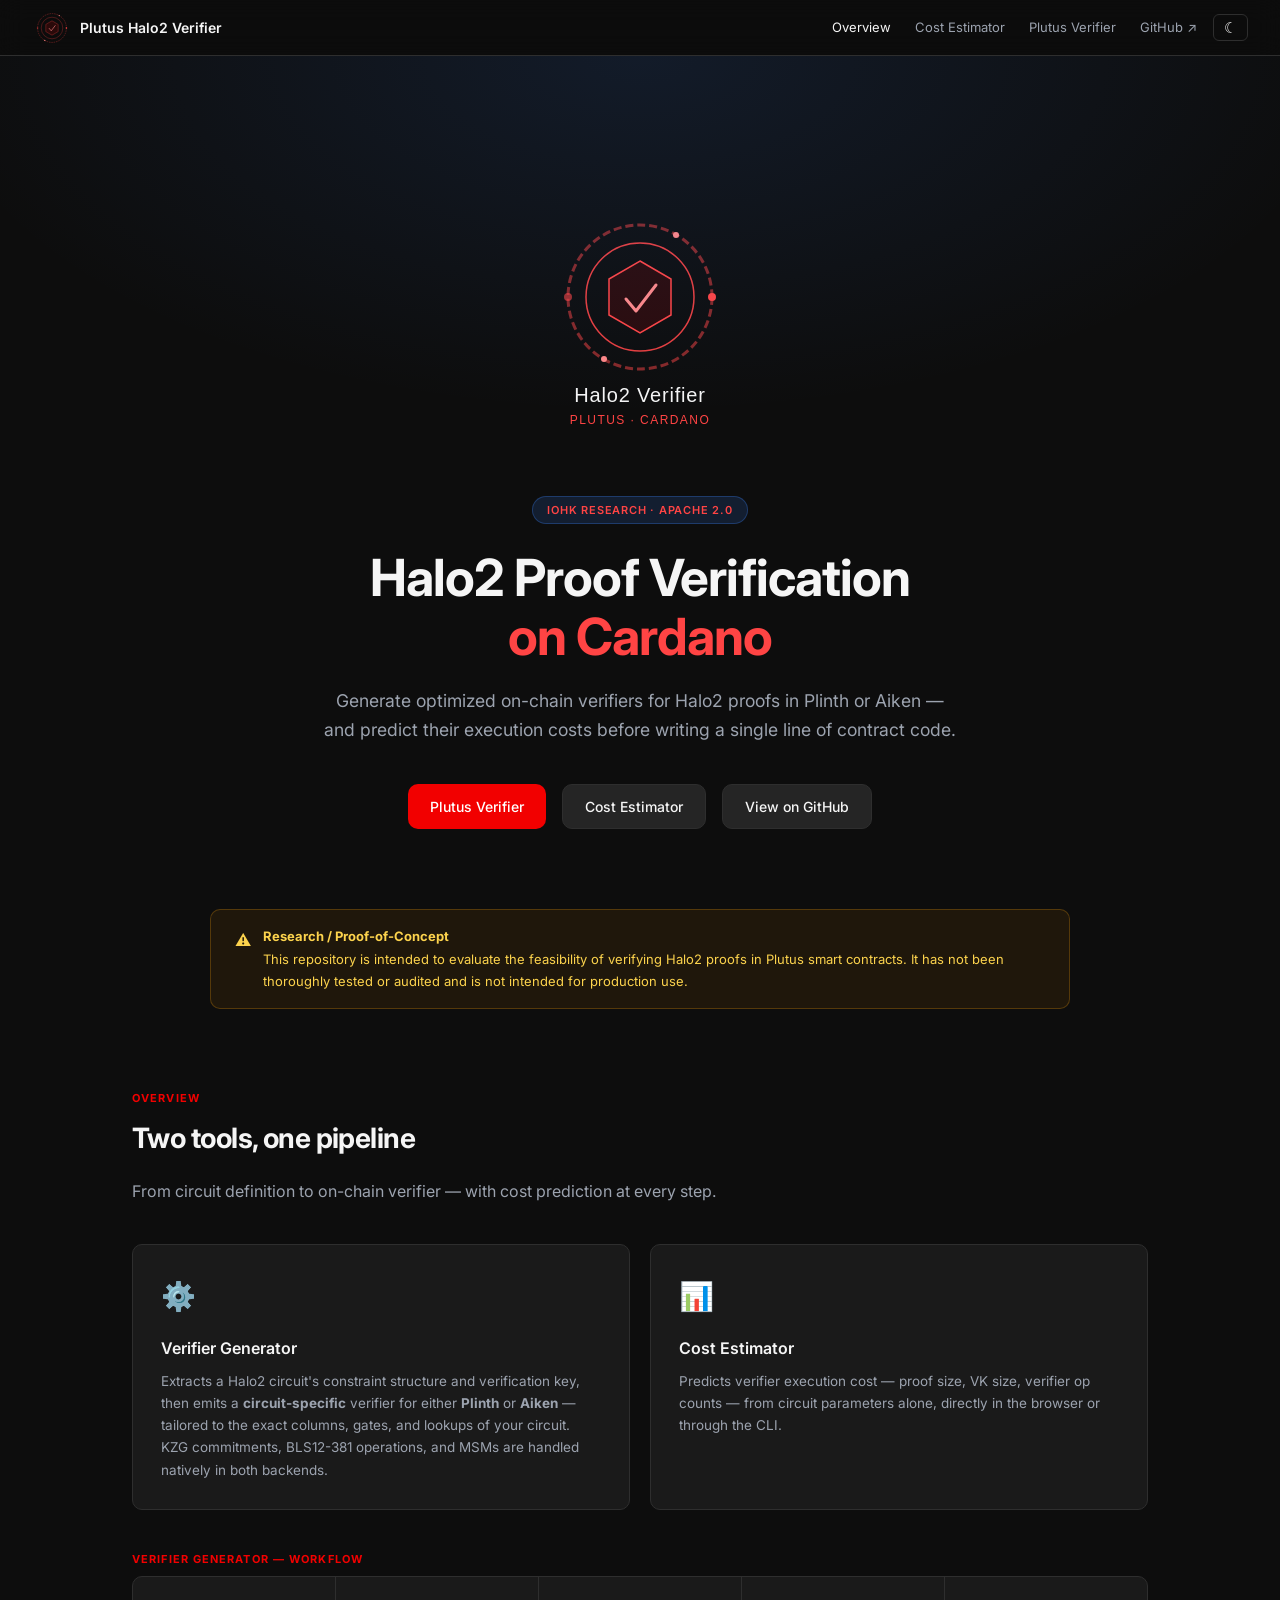
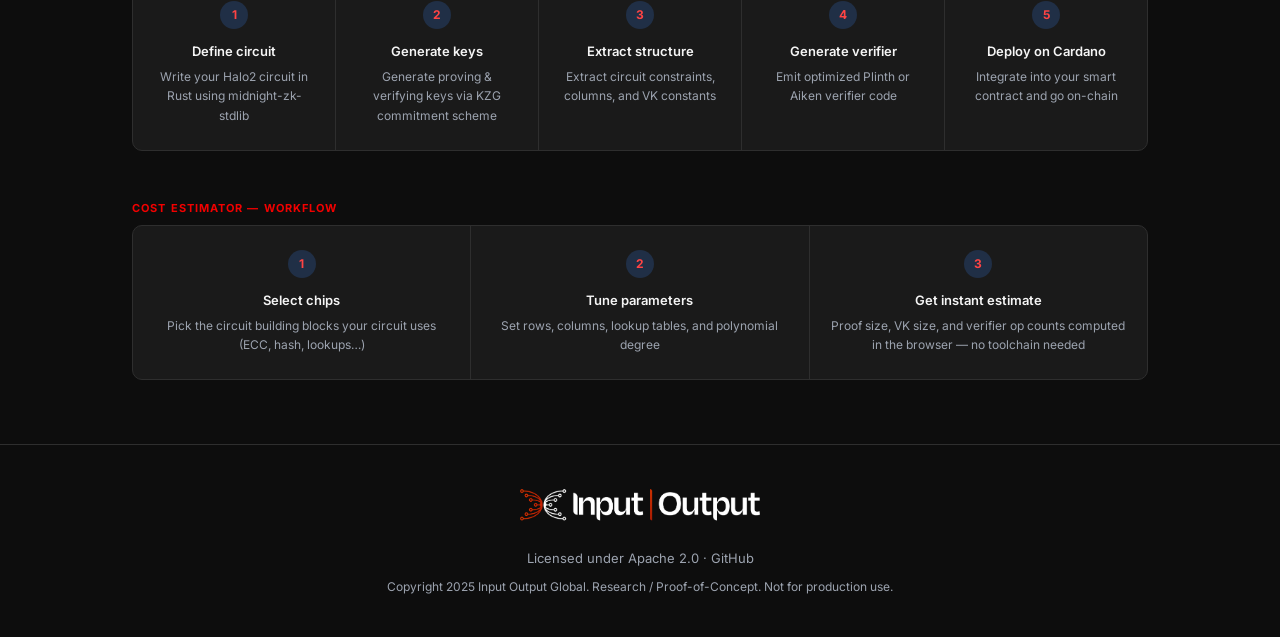
<file: docs/index.html>
<!DOCTYPE html>
<html lang="en">
<head>
  <script>if(localStorage.getItem("theme")==="light")document.documentElement.classList.add("light-mode");</script>
  <meta charset="UTF-8" />
  <meta name="viewport" content="width=device-width, initial-scale=1.0" />
  <title>Plutus Halo2 Verifier — IOHK</title>
  <link rel="preconnect" href="https://fonts.googleapis.com" />
  <link rel="preconnect" href="https://fonts.gstatic.com" crossorigin />
  <link href="https://fonts.googleapis.com/css2?family=Inter:wght@300;400;500;600;700&family=JetBrains+Mono:wght@400;500&display=swap" rel="stylesheet" />
  <style>
    *, *::before, *::after { box-sizing: border-box; margin: 0; padding: 0; }

    :root {
      --bg:        #0d0d0d;
      --bg2:       #1a1a1a;
      --bg3:       #252525;
      --border:    #2e2e2e;
      --accent:    #f20000;
      --accent2:   #ff4444;
      --teal:      #ff6666;
      --text:      #f5f5f5;
      --muted:     #9ca3af;
      --code-bg:   #0d1117;
      --warn:      #f59e0b;
      --radius:    10px;
    }

    html { scroll-behavior: smooth; }

    body {
      font-family: 'Inter', sans-serif;
      background: var(--bg);
      color: var(--text);
      line-height: 1.65;
      font-size: 15px;
    }

    a { color: var(--accent2); text-decoration: none; }
    a:hover { text-decoration: underline; }

    /* ── NAV ──────────────────────────────── */
    nav {
      position: sticky;
      top: 0;
      z-index: 100;
      background: rgba(13,13,13,0.92);
      backdrop-filter: blur(12px);
      border-bottom: 1px solid var(--border);
      padding: 0 2rem;
      display: flex;
      align-items: center;
      justify-content: flex-start;
      height: 56px;
    }

    .nav-brand {
      font-weight: 600;
      font-size: 14px;
      color: var(--text);
      display: flex;
      align-items: center;
      gap: 8px;
    }

    .nav-brand .dot { color: var(--accent); }

    .nav-links {
      display: flex;
      gap: 1.5rem;
      list-style: none;
    }

    .nav-links a {
      font-size: 13px;
      color: var(--muted);
      transition: color 0.15s;
    }

    .nav-links a:hover { color: var(--text); text-decoration: none; }

    /* ── HERO ─────────────────────────────── */
    .hero {
      text-align: center;
      padding: 6rem 2rem 5rem;
      position: relative;
      overflow: hidden;
    }

    .hero::before {
      content: '';
      position: absolute;
      inset: 0;
      background: radial-gradient(ellipse 80% 60% at 50% 0%, rgba(59,130,246,0.12) 0%, transparent 70%);
      pointer-events: none;
    }

    .badge {
      display: inline-block;
      background: rgba(59,130,246,0.15);
      color: var(--accent2);
      border: 1px solid rgba(59,130,246,0.3);
      border-radius: 999px;
      font-size: 11px;
      font-weight: 600;
      letter-spacing: 0.07em;
      text-transform: uppercase;
      padding: 4px 14px;
      margin-bottom: 1.5rem;
    }

    .hero h1 {
      font-size: clamp(2rem, 5vw, 3.2rem);
      font-weight: 700;
      line-height: 1.15;
      margin-bottom: 1.25rem;
      letter-spacing: -0.02em;
    }

    .hero h1 span { color: var(--accent2); }

    .hero p {
      font-size: 1.1rem;
      color: var(--muted);
      max-width: 640px;
      margin: 0 auto 2.5rem;
    }

    .hero-ctas {
      display: flex;
      gap: 1rem;
      justify-content: center;
      flex-wrap: wrap;
    }

    .btn {
      display: inline-flex;
      align-items: center;
      gap: 6px;
      padding: 10px 22px;
      border-radius: var(--radius);
      font-size: 14px;
      font-weight: 500;
      cursor: pointer;
      border: none;
      transition: opacity 0.15s, transform 0.15s;
    }

    .btn:hover { opacity: 0.88; transform: translateY(-1px); text-decoration: none; }

    .btn-primary { background: var(--accent); color: #fff; }
    .btn-secondary { background: var(--bg3); color: var(--text); border: 1px solid var(--border); }

    /* ── WARNING BANNER ───────────────────── */
    .warning-banner {
      background: rgba(245,158,11,0.08);
      border: 1px solid rgba(245,158,11,0.25);
      border-radius: var(--radius);
      padding: 1rem 1.5rem;
      margin: 0 auto 3rem;
      max-width: 860px;
      display: flex;
      gap: 0.75rem;
      align-items: flex-start;
      font-size: 13px;
      color: #fcd34d;
    }

    .warning-banner .icon { font-size: 16px; flex-shrink: 0; margin-top: 1px; }
    .warning-banner strong { display: block; margin-bottom: 2px; }

    /* ── SECTION ──────────────────────────── */
    section {
      max-width: 1080px;
      margin: 0 auto;
      padding: 4rem 2rem;
    }

    section + section { padding-top: 0; }

    .section-label {
      font-size: 11px;
      font-weight: 700;
      letter-spacing: 0.1em;
      text-transform: uppercase;
      color: var(--accent);
      margin-bottom: 0.5rem;
    }

    h2 {
      font-size: 1.75rem;
      font-weight: 700;
      letter-spacing: -0.02em;
      margin-bottom: 1rem;
    }

    .subtitle {
      color: var(--muted);
      font-size: 1rem;
      max-width: 600px;
      margin-bottom: 2.5rem;
    }

    /* ── FEATURE CARDS ────────────────────── */
    .cards {
      display: grid;
      grid-template-columns: repeat(auto-fit, minmax(280px, 1fr));
      gap: 1.25rem;
    }

    .card {
      background: var(--bg2);
      border: 1px solid var(--border);
      border-radius: var(--radius);
      padding: 1.75rem;
      transition: border-color 0.2s, transform 0.15s;
    }

    .card:hover { border-color: rgba(59,130,246,0.4); transform: translateY(-2px); }

    .card-icon {
      font-size: 1.75rem;
      margin-bottom: 1rem;
      display: block;
    }

    .card h3 {
      font-size: 1rem;
      font-weight: 600;
      margin-bottom: 0.5rem;
    }

    .card p { color: var(--muted); font-size: 13.5px; }

    /* ── WORKFLOW ─────────────────────────── */
    .workflow {
      display: flex;
      flex-wrap: wrap;
      gap: 0;
      background: var(--bg2);
      border: 1px solid var(--border);
      border-radius: var(--radius);
      overflow: hidden;
    }

    .workflow-step {
      flex: 1;
      min-width: 160px;
      padding: 1.5rem 1.25rem;
      position: relative;
      text-align: center;
    }

    .workflow-step + .workflow-step { border-left: 1px solid var(--border); }

    .step-num {
      display: inline-flex;
      align-items: center;
      justify-content: center;
      width: 28px;
      height: 28px;
      border-radius: 50%;
      background: rgba(59,130,246,0.2);
      color: var(--accent2);
      font-size: 12px;
      font-weight: 700;
      margin-bottom: 0.75rem;
    }

    .workflow-step h4 { font-size: 13px; font-weight: 600; margin-bottom: 4px; }
    .workflow-step p  { font-size: 12px; color: var(--muted); }

    /* ── BENCHMARKS ───────────────────────── */
    .table-wrap {
      overflow-x: auto;
      border-radius: var(--radius);
      border: 1px solid var(--border);
    }

    table {
      width: 100%;
      border-collapse: collapse;
      font-size: 13px;
    }

    thead { background: var(--bg3); }

    th {
      padding: 10px 14px;
      text-align: right;
      font-weight: 600;
      font-size: 11px;
      letter-spacing: 0.04em;
      text-transform: uppercase;
      color: var(--muted);
      white-space: nowrap;
    }

    th:first-child { text-align: left; }

    td {
      padding: 10px 14px;
      text-align: right;
      border-top: 1px solid var(--border);
      white-space: nowrap;
      color: var(--muted);
    }

    td:first-child { text-align: left; color: var(--text); font-weight: 500; }

    tr:hover td { background: rgba(255,255,255,0.02); }

    .over-limit { color: #f87171; }
    .near-limit { color: var(--warn); }
    .ok         { color: #4ade80; }

    .limit-bar-wrap {
      display: inline-flex;
      align-items: center;
      gap: 6px;
      min-width: 160px;
    }

    .limit-bar {
      height: 4px;
      border-radius: 2px;
      flex: 1;
      background: var(--bg3);
      overflow: hidden;
    }

    .limit-bar-fill {
      height: 100%;
      border-radius: 2px;
      transition: width 0.3s;
    }

    /* ── CODE BLOCKS ──────────────────────── */
    .code-block {
      background: var(--code-bg);
      border: 1px solid var(--border);
      border-radius: var(--radius);
      overflow-x: auto;
    }

    .code-header {
      display: flex;
      align-items: center;
      justify-content: space-between;
      padding: 8px 14px;
      border-bottom: 1px solid var(--border);
      font-size: 11px;
      color: var(--muted);
      font-family: 'JetBrains Mono', monospace;
    }

    .code-dots { display: flex; gap: 5px; }
    .code-dot { width: 10px; height: 10px; border-radius: 50%; }
    .cd-r { background: #ff5f57; }
    .cd-y { background: #febc2e; }
    .cd-g { background: #28c840; }

    pre {
      font-family: 'JetBrains Mono', monospace;
      font-size: 12.5px;
      line-height: 1.7;
      padding: 1.25rem 1.5rem;
      color: #c9d1d9;
      overflow-x: auto;
    }

    .kw   { color: #ff7b72; }
    .str  { color: #a5d6ff; }
    .cm   { color: #8b949e; font-style: italic; }
    .flag { color: #ffa657; }
    .num  { color: #ff9966; }

    /* ── CHIPS GRID ───────────────────────── */
    .chips-grid {
      display: grid;
      grid-template-columns: repeat(auto-fill, minmax(220px, 1fr));
      gap: 1rem;
    }

    .chip-card {
      background: var(--bg2);
      border: 1px solid var(--border);
      border-radius: var(--radius);
      padding: 1.25rem;
    }

    .chip-card h4 {
      font-size: 13px;
      font-weight: 600;
      display: flex;
      align-items: center;
      gap: 6px;
      margin-bottom: 0.4rem;
    }

    .chip-tag {
      font-family: 'JetBrains Mono', monospace;
      font-size: 11px;
      background: rgba(59,130,246,0.15);
      color: var(--accent2);
      border-radius: 4px;
      padding: 1px 6px;
    }

    .chip-card p { font-size: 12.5px; color: var(--muted); }

    /* ── CLI FLAGS ────────────────────────── */
    .flags-table {
      width: 100%;
      border-collapse: collapse;
      font-size: 13px;
    }

    .flags-table td { padding: 7px 10px; vertical-align: top; border-top: 1px solid var(--border); }
    .flags-table td:first-child {
      font-family: 'JetBrains Mono', monospace;
      font-size: 12px;
      color: var(--accent2);
      white-space: nowrap;
      width: 1px;
      padding-right: 20px;
    }
    .flags-table td:last-child { color: var(--muted); }

    .flags-section { margin-bottom: 1.5rem; }
    .flags-section-title {
      font-size: 11px;
      font-weight: 700;
      letter-spacing: 0.08em;
      text-transform: uppercase;
      color: var(--teal);
      padding: 8px 10px;
      background: rgba(20,184,166,0.07);
      border-top: 1px solid var(--border);
    }

    /* ── FOOTER ───────────────────────────── */
    footer {
      border-top: 1px solid var(--border);
      text-align: center;
      padding: 2.5rem 2rem;
      font-size: 13px;
      color: var(--muted);
    }

    footer a { color: var(--muted); }
    footer a:hover { color: var(--text); }

    /* ── DIVIDER ──────────────────────────── */
    .divider {
      height: 1px;
      background: var(--border);
      max-width: 1080px;
      margin: 0 auto;
    }

    /* ── TWO-COL ──────────────────────────── */
    .two-col {
      display: grid;
      grid-template-columns: 1fr 1fr;
      gap: 1.5rem;
    }

    @media (max-width: 700px) {
      .two-col { grid-template-columns: 1fr; }
      .workflow-step + .workflow-step { border-left: none; border-top: 1px solid var(--border); }
      nav .nav-links { display: none; }
    }

    /* ── FURTHER IMPROVEMENTS BOX ─────────── */
    .info-box {
      background: rgba(20,184,166,0.06);
      border: 1px solid rgba(20,184,166,0.25);
      border-radius: var(--radius);
      padding: 1.25rem 1.5rem;
      font-size: 13.5px;
      color: #5eead4;
      display: flex;
      gap: 0.75rem;
      align-items: flex-start;
    }

    .info-box .icon { font-size: 16px; flex-shrink: 0; margin-top: 2px; }
    .info-box p { margin: 0; color: #a7f3d0; }
    .info-box strong { color: #5eead4; }

    /* ── LIGHT MODE ─────────────────────── */
    html.light-mode {
      --bg:      #f8f8f8;
      --bg2:     #ffffff;
      --bg3:     #f0f0f0;
      --border:  #d8d8d8;
      --accent:  #d10000;
      --accent2: #b00000;
      --teal:    #cc3333;
      --text:    #111111;
      --muted:   #5a5a5a;
      --code-bg: #f0f0f0;
      --warn:    #b45309;
    }
    html.light-mode nav { background: rgba(248,248,248,0.95) !important; border-bottom-color: var(--border); }
    html.light-mode .subnav { background: var(--bg2); border-bottom-color: var(--border); }
    html.light-mode .formula-card pre,
    html.light-mode pre,
    html.light-mode .code-block { color: #2a2a2a; }
    html.light-mode .fkw, html.light-mode .kw   { color: #cc0000; }
    html.light-mode .fnum, html.light-mode .num  { color: #994400; }
    html.light-mode .fcm, html.light-mode .cm    { color: #666666; }
    html.light-mode .warning-banner {
      background: rgba(180,83,9,0.1);
      border-color: rgba(180,83,9,0.4);
      color: #7c2d12;
    }
    html.light-mode .logo-dark  { display: none; }
    html.light-mode .logo-light { display: inline !important; }
    html.light-mode .hero polygon { fill: transparent; }
    html.light-mode .hero h1 span { color: #cc3333; }
  </style>
  <link rel="stylesheet" href="shared.css" />
</head>
<body>

<!-- NAV -->
<nav>
  <a class="nav-brand" href="index.html">
    <img src="assets/halo2-verifier-icon-no-text.svg" height="40" alt="Halo2 Verifier" style="display:block;" />
    Plutus Halo2 Verifier
  </a>
  <ul class="nav-links">
    <li><a href="index.html" style="color:var(--text)">Overview</a></li>
    <li><a href="cost-estimator.html">Cost Estimator</a></li>
    <li><a href="verifier.html">Plutus Verifier</a></li>
    <li><a href="https://github.com/input-output-hk/plutus-halo2-verifier-gen">GitHub ↗</a></li>
  </ul>
  <button id="theme-toggle" aria-label="Toggle theme">&#9790;</button>
</nav>

<!-- HERO -->
<div class="hero">
  <svg width="400" height="300" viewBox="0 0 400 300" xmlns="http://www.w3.org/2000/svg" style="height:320px;margin-bottom:1.5rem;display:block;margin-left:auto;margin-right:auto;" aria-label="Halo2 Verifier">
    <style>
      @keyframes halo-spin { to { transform: rotate(360deg); } }
      #hero-halo { animation: halo-spin 12s linear infinite; transform-box: fill-box; transform-origin: 50% 50%; }
    </style>
    <g transform="translate(200, 135)">
      <g id="hero-halo">
        <circle cx="0" cy="0" r="72" fill="none" stroke="#ff4444" stroke-width="3" stroke-dasharray="8 4" opacity="0.5"/>
        <circle cx="72" cy="0" r="4" fill="#ff4444"/>
        <circle cx="-72" cy="0" r="4" fill="#ff4444" opacity="0.6"/>
        <circle cx="36" cy="-62" r="3" fill="#ff8888"/>
        <circle cx="-36" cy="62" r="3" fill="#ff8888"/>
      </g>
      <circle cx="0" cy="0" r="54" fill="none" stroke="#ff4444" stroke-width="1.5" opacity="0.9"/>
      <polygon points="0,-36 31,-18 31,18 0,36 -31,18 -31,-18" fill="#2a0a0a" stroke="#ff4444" stroke-width="1.5"/>
      <polyline points="-14,2 -4,14 16,-12" fill="none" stroke="#ff8888" stroke-width="3" stroke-linecap="round" stroke-linejoin="round"/>
    </g>
    <text x="200" y="240" text-anchor="middle" font-family="sans-serif" font-weight="500" font-size="20" letter-spacing="0.04em" fill="currentColor">Halo2 Verifier</text>
    <text x="200" y="262" text-anchor="middle" font-family="sans-serif" font-size="12" letter-spacing="0.12em" fill="#ff4444">PLUTUS · CARDANO</text>
  </svg>
  <div class="badge">IOHK Research · Apache 2.0</div>
  <h1>Halo2 Proof Verification<br /><span>on Cardano</span></h1>
  <p>
    Generate optimized on-chain verifiers for Halo2 proofs in Plinth or Aiken —
    and predict their execution costs before writing a single line of contract code.
  </p>
  <div class="hero-ctas">
    <a class="btn btn-primary" href="verifier.html">Plutus Verifier</a>
    <a class="btn btn-secondary" href="cost-estimator.html">Cost Estimator</a>
    <a class="btn btn-secondary" href="https://github.com/input-output-hk/plutus-halo2-verifier-gen">View on GitHub</a>
  </div>
</div>

<!-- DISCLAIMER -->
<section style="padding-top:0; padding-bottom: 2rem;">
  <div class="warning-banner">
    <span class="icon">⚠</span>
    <div>
      <strong>Research / Proof-of-Concept</strong>
      This repository is intended to evaluate the feasibility of verifying Halo2 proofs in Plutus smart contracts.
      It has not been thoroughly tested or audited and is not intended for production use.
    </div>
  </div>
</section>

<!-- OVERVIEW -->
<section id="overview">
  <div class="section-label">Overview</div>
  <h2>Two tools, one pipeline</h2>
  <p class="subtitle">
    From circuit definition to on-chain verifier — with cost prediction at every step.
  </p>

  <div class="cards" style="margin-bottom: 2.5rem;">
    <div class="card">
      <span class="card-icon">⚙️</span>
      <h3>Verifier Generator</h3>
      <p>
        Extracts a Halo2 circuit's constraint structure and verification key, then emits
        a <strong>circuit-specific</strong> verifier for either <strong>Plinth</strong> or
        <strong>Aiken</strong> — tailored to the exact
        columns, gates, and lookups of your circuit. <br>KZG commitments, BLS12-381
        operations, and MSMs are handled natively in both backends.
      </p>
    </div>
    <div class="card">
      <span class="card-icon">📊</span>
      <h3>Cost Estimator</h3>
      <p>
        Predicts verifier execution cost — proof size, VK size, verifier op counts — from
        circuit parameters alone, directly in the browser or through the CLI.
      </p>
    </div>
  </div>

  <div class="section-label" style="margin-top: 2.5rem;">Verifier Generator — Workflow</div>
  <div class="workflow">
    <div class="workflow-step">
      <div class="step-num">1</div>
      <h4>Define circuit</h4>
      <p>Write your Halo2 circuit in Rust using midnight-zk-stdlib</p>
    </div>
    <div class="workflow-step">
      <div class="step-num">2</div>
      <h4>Generate keys</h4>
      <p>Generate proving &amp; verifying keys via KZG commitment scheme</p>
    </div>
    <div class="workflow-step">
      <div class="step-num">3</div>
      <h4>Extract structure</h4>
      <p>Extract circuit constraints, columns, and VK constants</p>
    </div>
    <div class="workflow-step">
      <div class="step-num">4</div>
      <h4>Generate verifier</h4>
      <p>Emit optimized Plinth or Aiken verifier code</p>
    </div>
    <div class="workflow-step">
      <div class="step-num">5</div>
      <h4>Deploy on Cardano</h4>
      <p>Integrate into your smart contract and go on-chain</p>
    </div>
  </div>

  <div class="section-label" style="margin-top: 3rem;">Cost Estimator — Workflow</div>
  <div class="workflow">
    <div class="workflow-step">
      <div class="step-num">1</div>
      <h4>Select chips</h4>
      <p>Pick the circuit building blocks your circuit uses (ECC, hash, lookups…)</p>
    </div>
    <div class="workflow-step">
      <div class="step-num">2</div>
      <h4>Tune parameters</h4>
      <p>Set rows, columns, lookup tables, and polynomial degree</p>
    </div>
    <div class="workflow-step">
      <div class="step-num">3</div>
      <h4>Get instant estimate</h4>
      <p>Proof size, VK size, and verifier op counts computed in the browser — no toolchain needed</p>
    </div>
  </div>
</section>


<!-- FOOTER -->
<footer>
  <a href="https://iohk.io" style="display:inline-block;margin-bottom:1rem;">
    <img src="assets/iog-full-logo.png" alt="Input Output Global" style="height:40px;" class="logo-dark" />
    <img src="assets/iog-full-logo-light.png" alt="Input Output Global" style="height:40px;display:none;" class="logo-light" />
  </a>
  <p style="margin-bottom: 0.5rem;">
    Licensed under <a href="https://www.apache.org/licenses/LICENSE-2.0">Apache 2.0</a> ·
    <a href="https://github.com/input-output-hk/plutus-halo2-verifier-gen">GitHub</a>
  </p>
  <p style="font-size: 12px;">
    Copyright 2025 Input Output Global. Research / Proof-of-Concept. Not for production use.
  </p>
</footer>

<script>
(function(){
  function upd(b){
    var l=document.documentElement.classList.contains('light-mode');
    b.innerHTML=l?'&#9728;':'&#9790;';
    b.title=l?'Switch to dark mode':'Switch to light mode';
  }
  document.addEventListener('DOMContentLoaded',function(){
    var b=document.getElementById('theme-toggle');
    if(b){upd(b);b.addEventListener('click',function(){
      document.documentElement.classList.toggle('light-mode');
      localStorage.setItem('theme',document.documentElement.classList.contains('light-mode')?'light':'dark');
      upd(b);
    });}
  });
})();
</script>
</body>
</html>
</file>
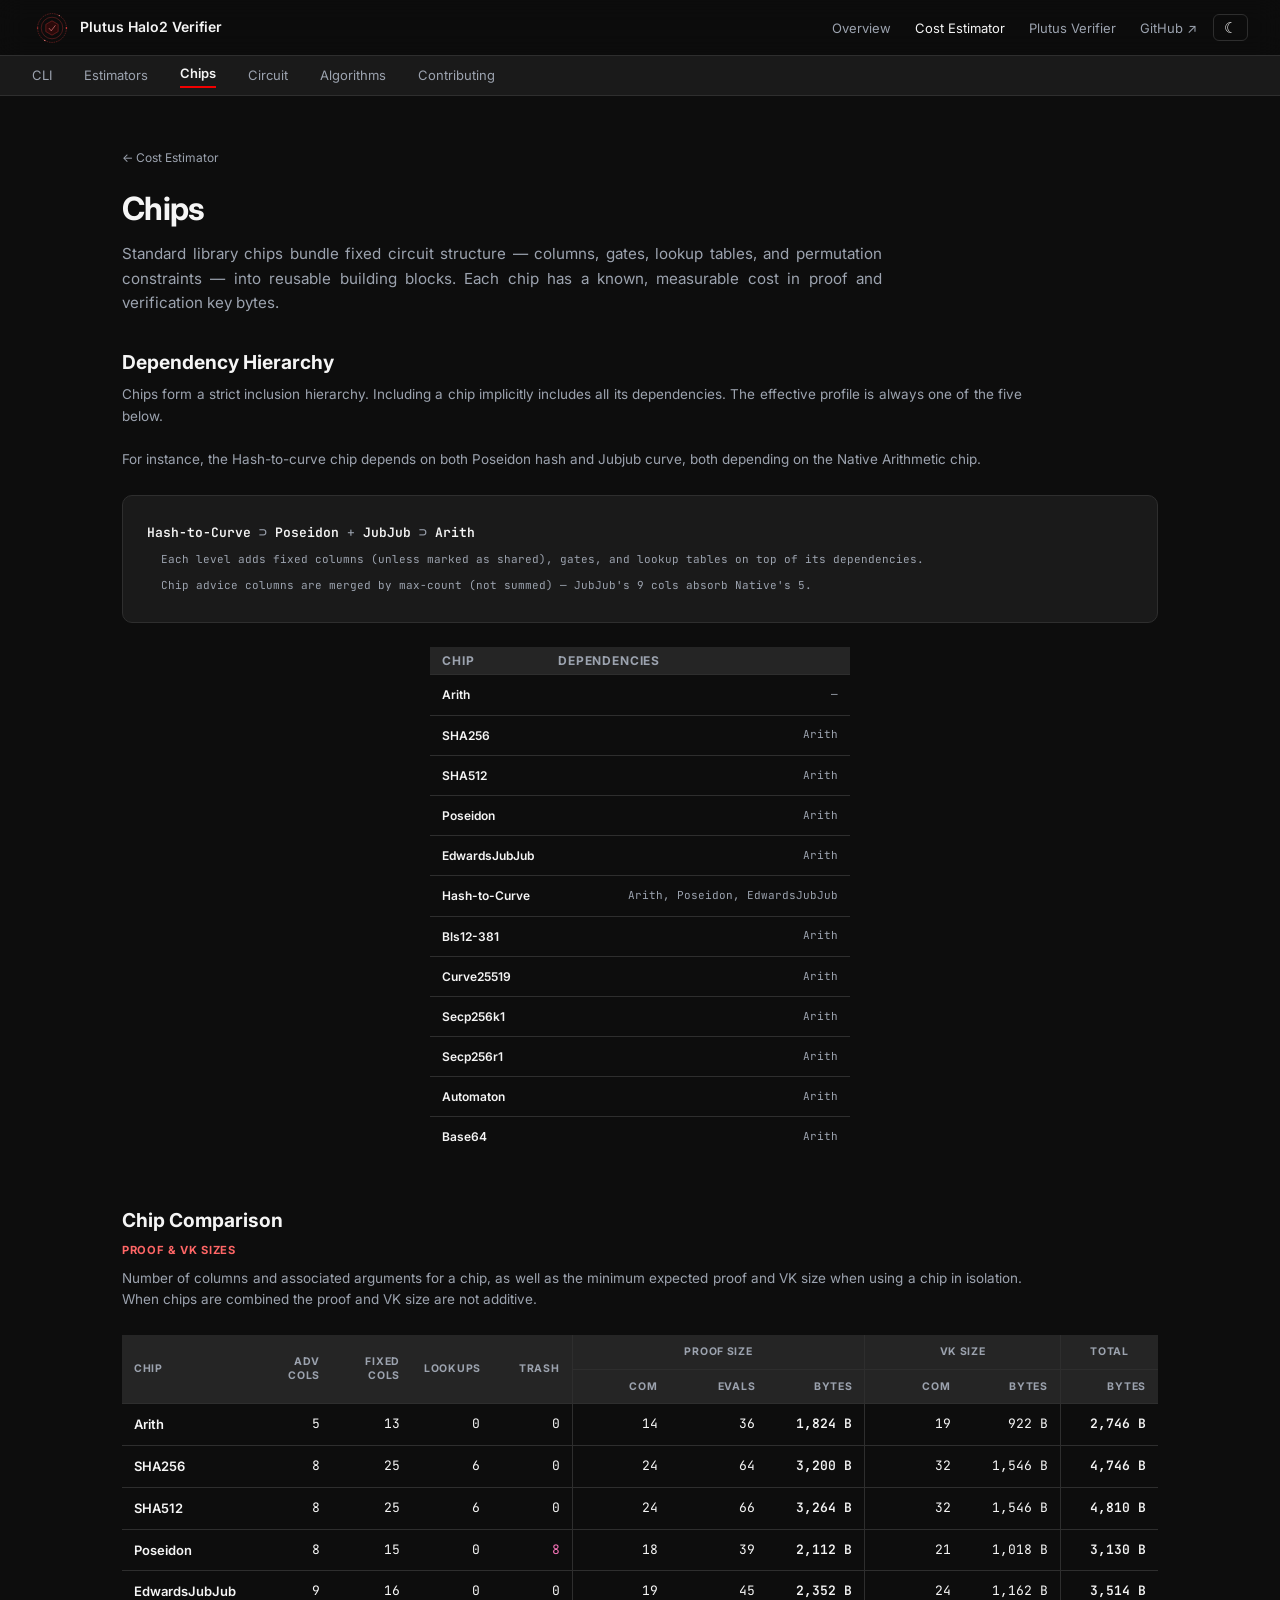
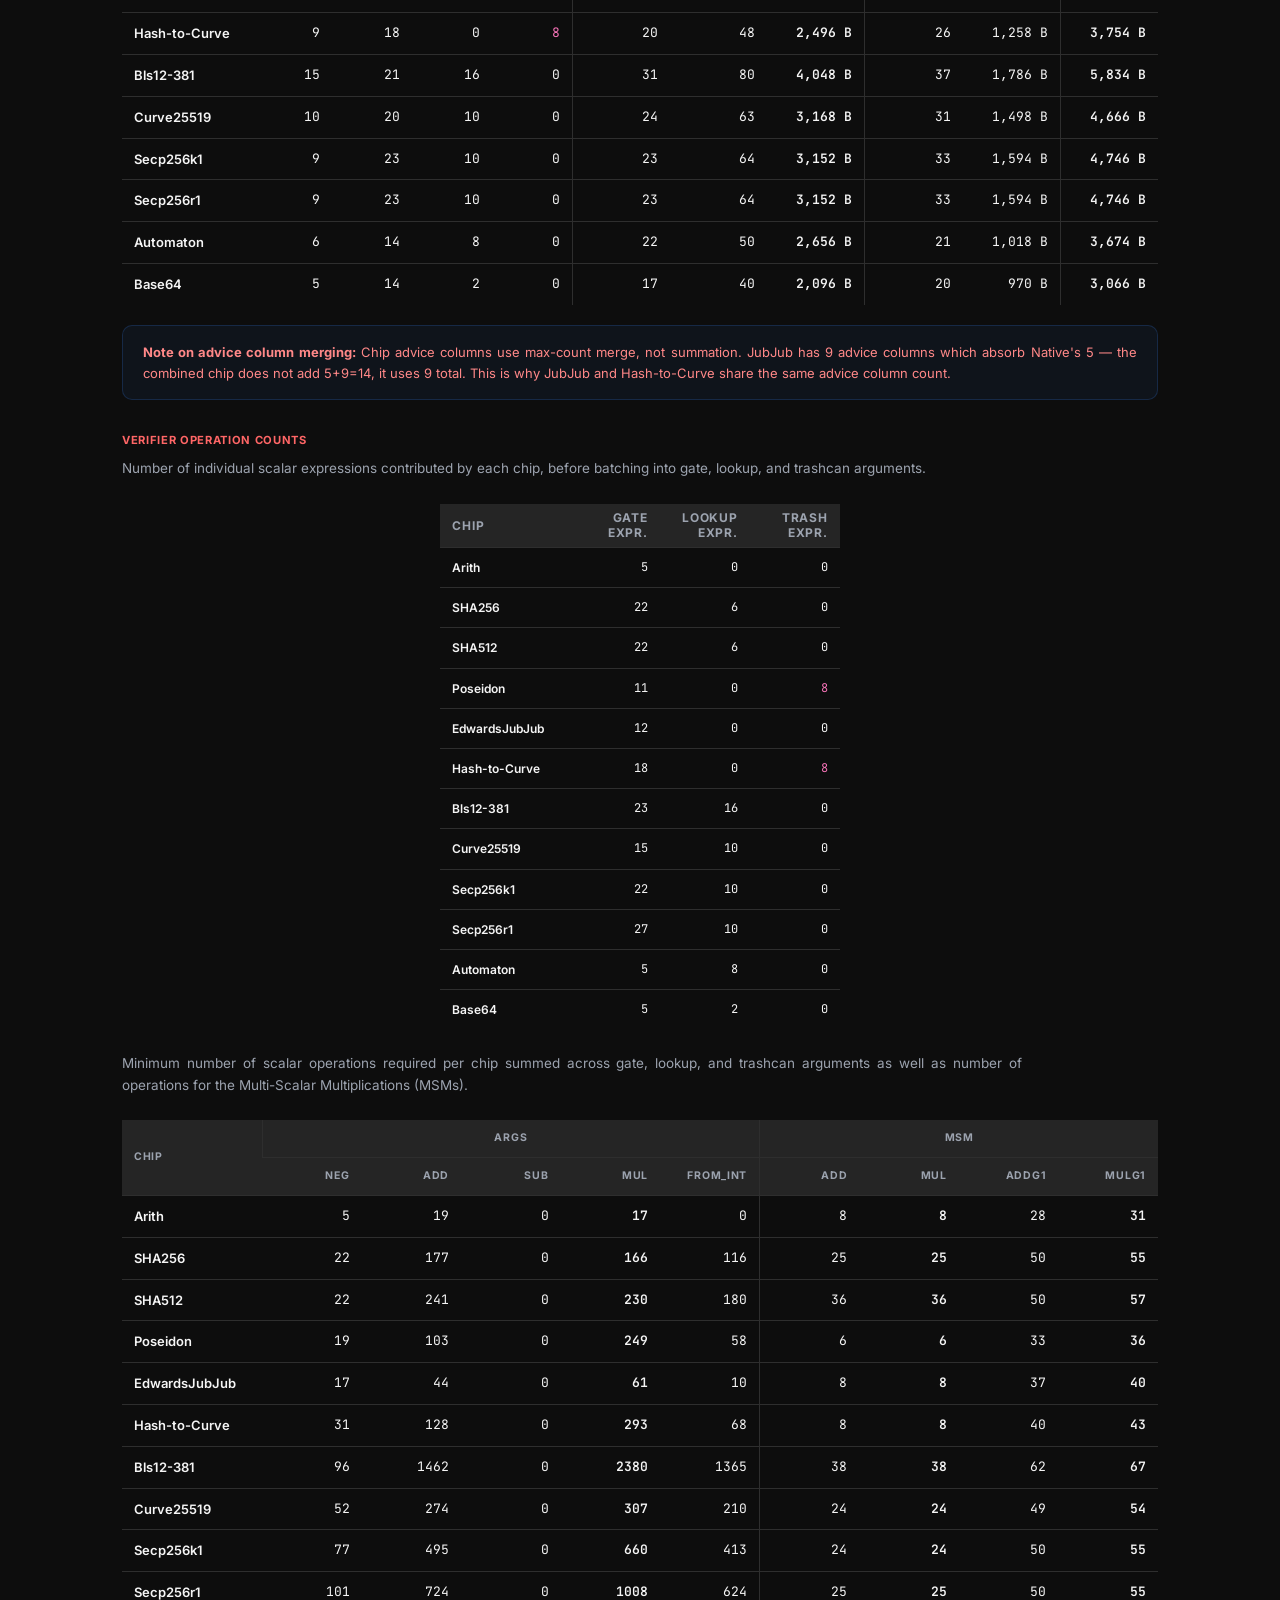
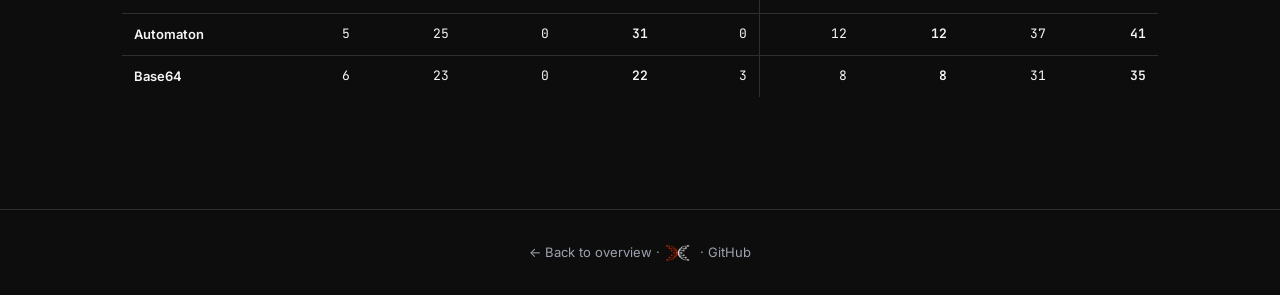
<file: docs/chips.html>
<!DOCTYPE html>
<html lang="en">
<head>
  <script>if(localStorage.getItem("theme")==="light")document.documentElement.classList.add("light-mode");</script>
  <meta charset="UTF-8" />
  <meta name="viewport" content="width=device-width, initial-scale=1.0" />
  <title>Chips — Plutus Halo2 Verifier</title>
  <link rel="preconnect" href="https://fonts.googleapis.com" />
  <link rel="preconnect" href="https://fonts.gstatic.com" crossorigin />
  <link href="https://fonts.googleapis.com/css2?family=Inter:wght@300;400;500;600;700&family=JetBrains+Mono:wght@400;500&display=swap" rel="stylesheet" />
  <style>
    *, *::before, *::after { box-sizing: border-box; margin: 0; padding: 0; }

    :root {
      --bg:      #0d0d0d;
      --bg2:     #1a1a1a;
      --bg3:     #252525;
      --border:  #2e2e2e;
      --accent:  #f20000;
      --accent2: #ff4444;
      --teal:    #ff6666;
      --text:    #f5f5f5;
      --muted:   #9ca3af;
      --radius:  10px;
      --green:   #4ade80;
      --yellow:  #fbbf24;
      --pink:    #f472b6;
    }

    html { scroll-behavior: smooth; }

    body {
      font-family: 'Inter', sans-serif;
      background: var(--bg); color: var(--text);
      line-height: 1.6; font-size: 16px;
    }

    a { color: var(--accent2); text-decoration: none; }
    a:hover { text-decoration: underline; }

    /* ── NAV ─────────────────────────── */
    nav {
      position: sticky; top: 0; z-index: 100;
      background: rgba(13,13,13,0.92);
      backdrop-filter: blur(12px);
      border-bottom: 1px solid var(--border);
      padding: 0 2rem;
      display: flex; align-items: center; justify-content: flex-start;
      height: 56px;
    }
    .nav-brand { font-weight: 600; font-size: 14px; color: var(--text); display: flex; align-items: center; gap: 8px; }
    .nav-brand .dot { color: var(--accent); }
    .nav-links { display: flex; gap: 1.5rem; list-style: none; }
    .nav-links a { font-size: 13px; color: var(--muted); transition: color 0.15s; }
    .nav-links a:hover { color: var(--text); text-decoration: none; }
    .subnav {
      background: var(--bg2); border-bottom: 1px solid var(--border);
      padding: 0 2rem; display: flex; gap: 2rem;
      height: 40px; align-items: center;
      position: sticky; top: 56px; z-index: 99;
    }
    .subnav a { font-size: 13px; color: var(--muted); transition: color 0.15s; text-decoration: none; }
    .subnav a:hover { color: var(--text); }
    .subnav a.active { color: var(--text); font-weight: 600; border-bottom: 2px solid var(--accent); padding-bottom: 2px; }

    /* ── PAGE LAYOUT ─────────────────── */
    .page-header {
      padding: 3rem 2rem 2rem;
      max-width: 1100px; margin: 0 auto;
    }
    .back-link { font-size: 12px; color: var(--muted); display: inline-flex; align-items: center; gap: 4px; margin-bottom: 1rem; }
    .back-link:hover { color: var(--text); text-decoration: none; }
    .page-header h1 { font-size: 2rem; font-weight: 700; letter-spacing: -0.02em; margin-bottom: 0.5rem; }
    .page-header p { color: var(--muted); font-size: 0.95rem; }

    .content { max-width: 1100px; margin: 0 auto; padding: 0 2rem 4rem; }

    /* ── SECTION ─────────────────────── */
    .section { margin-bottom: 3rem; }
    .section-title {
      font-size: 1.2rem; font-weight: 700; margin-bottom: 0.4rem;
    }
    .section-desc { color: var(--muted); font-size: 13.5px; margin-bottom: 1.5rem; }
    .subsection-title { font-size: 0.7rem; font-weight: 700; letter-spacing: 0.06em; text-transform: uppercase; color: var(--teal); margin-bottom: 0.5rem; }
    .th-group { text-align: center !important; border-bottom: 1px solid var(--border); border-left: 1px solid var(--border); color: var(--text); }
    .td-group-start { border-left: 1px solid var(--border); }

    /* ── COMPARISON TABLE ─────────────── */
    .cmp-wrap { overflow-x: auto; }
    .cmp-table {
      width: 100%; border-collapse: collapse; font-size: 13px;
    }
    .cmp-table thead tr {
      background: var(--bg3);
    }
    .cmp-table th {
      padding: 10px 12px; text-align: left;
      font-size: 10.5px; font-weight: 700; letter-spacing: 0.07em; text-transform: uppercase;
      color: var(--muted); white-space: nowrap; border-bottom: 1px solid var(--border);
    }
    .cmp-table th { text-align: right; }
    .cmp-table th.th-chip { text-align: left; }
    .cmp-table-ops { table-layout: fixed; }
    .cmp-table-ops .th-chip { width: 140px; }
    .cmp-table-ops th:not(.th-chip):not(.th-group) { width: 58px; }
    .cmp-table-cmp { table-layout: fixed; }
    .cmp-table-cmp .th-chip  { width: 130px; }
    .cmp-table-cmp .th-dep   { width: 200px; text-align: left !important; }
    .cmp-table-cmp .th-stat  { width: 80px; }
    .cmp-table-cmp .th-size  { width: 92px; }
    .cmp-table-cmp th { white-space: normal; line-height: 1.3; }
    .cmp-table-cmp td.td-deps { text-align: left; font-size: 11px; color: var(--muted); }
    .cmp-table-deps { width: auto; max-width: 420px; margin: 0 auto; }
    .cmp-table-deps th, .cmp-table-deps td { padding: 6px 12px; font-size: 12px; }
    .cmp-table-deps .th-chip { width: 100px; }
    .cmp-table-deps .th-dep { width: 320px; }
    .cmp-table-expr { width: auto; max-width: 420px; margin: 0 auto; }
    .cmp-table-expr th, .cmp-table-expr td { padding: 6px 12px; font-size: 12px; }
    .cmp-table-expr .th-chip { width: 130px; }
    .cmp-table-expr .th-stat { width: 90px; }
    .cmp-table td {
      padding: 10px 12px; border-bottom: 1px solid var(--border);
      vertical-align: middle;
    }
    .cmp-table td:not(:first-child) {
      text-align: right; font-family: 'JetBrains Mono', monospace;
    }
    .cmp-table tr:last-child td { border-bottom: none; }
    .cmp-table tr:hover td { background: rgba(255,255,255,0.02); }

    .chip-name-cell { font-weight: 600; }
    .dep-cell { font-size: 11px; color: var(--muted); }

    .val-hi { color: var(--text); font-weight: 600; }
    .val-green { color: var(--green); }
    .val-yellow { color: var(--yellow); }
    .val-pink { color: var(--pink); }

    /* ── NOTE BOX ────────────────────── */
    .note-box {
      background: rgba(59,130,246,0.06);
      border: 1px solid rgba(59,130,246,0.2);
      border-radius: var(--radius);
      padding: 1rem 1.25rem; font-size: 13px; color: #ff8888;
      margin-top: 1.25rem;
    }

    /* ── HIERARCHY DIAGRAM ────────────── */
    .hierarchy {
      background: var(--bg2); border: 1px solid var(--border);
      border-radius: var(--radius); padding: 1.5rem;
      font-family: 'JetBrains Mono', monospace; font-size: 13px;
      color: var(--muted); line-height: 2;
      margin-bottom: 1.5rem;
    }
    .h-chip { color: var(--text); font-weight: 600; }

    /* ── FOOTER ──────────────────────── */
    footer { border-top: 1px solid var(--border); text-align: center; padding: 2rem; font-size: 13px; color: var(--muted); }
    footer a { color: var(--muted); }

    @media (max-width: 600px) {
      nav .nav-links { display: none; }
    }

    /* ── LIGHT MODE ─────────────────────── */
    html.light-mode {
      --bg:      #f8f8f8;
      --bg2:     #ffffff;
      --bg3:     #f0f0f0;
      --border:  #d8d8d8;
      --accent:  #d10000;
      --accent2: #b00000;
      --teal:    #cc3333;
      --text:    #111111;
      --muted:   #5a5a5a;
      --code-bg: #f0f0f0;
      --warn:    #b45309;
    }
    html.light-mode nav { background: rgba(248,248,248,0.95) !important; border-bottom-color: var(--border); }
    html.light-mode .subnav { background: var(--bg2); border-bottom-color: var(--border); }
    html.light-mode .formula-card pre,
    html.light-mode pre,
    html.light-mode .code-block { color: #2a2a2a; }
    html.light-mode .fkw, html.light-mode .kw   { color: #cc0000; }
    html.light-mode .fnum, html.light-mode .num  { color: #994400; }
    html.light-mode .fcm, html.light-mode .cm    { color: #666666; }
    html.light-mode .logo-dark  { display: none; }
    html.light-mode .logo-light { display: inline !important; }
  </style>
  <link rel="stylesheet" href="shared.css" />
</head>
<body>

<!-- NAV -->
<nav>
  <a class="nav-brand" href="index.html"><img src="assets/halo2-verifier-icon-no-text.svg" height="40" alt="Halo2 Verifier" style="display:block;" /> Plutus Halo2 Verifier</a>
  <ul class="nav-links">
    <li><a href="index.html">Overview</a></li>
    <li><a href="cost-estimator.html" style="color:var(--text)">Cost Estimator</a></li>
    <li><a href="verifier.html">Plutus Verifier</a></li>
    <li><a href="https://github.com/input-output-hk/plutus-halo2-verifier-gen">GitHub &#8599;</a></li>
  </ul>
  <button id="theme-toggle" aria-label="Toggle theme">&#9790;</button>
</nav>
<div class="subnav">
  <a href="cost-estimator.html">CLI</a>
  <a href="cost.html">Estimators</a>
  <a href="chips.html" class="active">Chips</a>
  <a href="circuits.html">Circuit</a>
  <a href="algorithms.html">Algorithms</a>
  <a href="contributing.html">Contributing</a>
</div>

<!-- HEADER -->
<div class="page-header">
  <a class="back-link" href="cost-estimator.html">&#8592; Cost Estimator</a>
  <h1>Chips</h1>
  <p>
    Standard library chips bundle fixed circuit structure &mdash; columns, gates, lookup tables, and
    permutation constraints &mdash; into reusable building blocks. Each chip has a known, measurable
    cost in proof and verification key bytes.
  </p>
</div>

<!-- CONTENT -->
<div class="content">

  <!-- Chip dependency hierarchy -->
  <div class="section">
    <div class="section-title">Dependency Hierarchy</div>
    <div class="section-desc">
      Chips form a strict inclusion hierarchy. Including a chip implicitly includes all its
      dependencies. The effective profile is always one of the five below.
      <br><br>
      For instance, the Hash-to-curve chip depends on both Poseidon hash and Jubjub curve, both depending on the Native Arithmetic chip.
    </div>
    <div class="hierarchy">
      <span class="h-chip">Hash-to-Curve</span>&nbsp;&#8835;&nbsp;<span class="h-chip">Poseidon</span>&nbsp;+&nbsp;<span class="h-chip">JubJub</span>&nbsp;&#8835;&nbsp;<span class="h-chip">Arith</span><br>
      <span style="color:var(--muted);font-size:11px">
      &nbsp;&nbsp;Each level adds fixed columns (unless marked as shared), gates, and lookup tables on top of its dependencies.<br>
      &nbsp;&nbsp;Chip advice columns are merged by max-count (not summed) &mdash; JubJub's 9 cols absorb Native's 5.
      </span>
    </div>

    <div class="cmp-wrap" style="margin-top:1rem;">
      <table class="cmp-table cmp-table-cmp cmp-table-deps">
        <thead>
          <tr>
            <th class="th-chip">Chip</th>
            <th class="th-dep">Dependencies</th>
          </tr>
        </thead>
        <tbody id="deps-tbody"></tbody>
      </table>
    </div>
  </div>

  <!-- Comparison tables -->
  <div class="section">
    <div class="section-title">Chip Comparison</div>

    <div class="subsection-title">Proof &amp; VK Sizes</div>
    <div class="section-desc">
      Number of columns and associated arguments for a chip, as well as the minimum expected proof and VK size
      when using a chip in isolation. When chips are combined the proof and VK size are not additive.
    </div>
    <div class="cmp-wrap">
      <table class="cmp-table cmp-table-cmp">
        <thead>
          <tr>
            <th rowspan="2" class="th-chip">Chip</th>
            <th rowspan="2" class="th-stat">Adv cols</th>
            <th rowspan="2" class="th-stat">Fixed cols</th>
            <th rowspan="2" class="th-stat">Lookups</th>
            <th rowspan="2" class="th-stat">Trash</th>
            <th colspan="3" class="th-group">Proof size</th>
            <th colspan="2" class="th-group">VK size</th>
            <th class="th-group">Total</th>
          </tr>
          <tr>
            <th class="td-group-start th-stat">Com</th><th class="th-stat">Evals</th><th class="th-size">Bytes</th>
            <th class="td-group-start th-stat">Com</th><th class="th-size">Bytes</th>
            <th class="td-group-start th-size">Bytes</th>
          </tr>
        </thead>
        <tbody id="cmp-tbody"></tbody>
      </table>
    </div>

    <div class="note-box">
      <strong>Note on advice column merging:</strong>
      Chip advice columns use max-count merge, not summation.
      JubJub has 9 advice columns which absorb Native's 5 &mdash; the combined chip does not
      add 5+9=14, it uses 9 total. This is why JubJub and Hash-to-Curve share the same
      advice column count.
    </div>

    <div class="subsection-title" style="margin-top:2rem;">Verifier Operation Counts</div>
    <div class="section-desc">
      Number of individual scalar expressions contributed by each chip, before
      batching into gate, lookup, and trashcan arguments.
    </div>
    <div class="cmp-wrap">
      <table class="cmp-table cmp-table-cmp cmp-table-expr">
        <thead>
          <tr>
            <th class="th-chip">Chip</th>
            <th class="th-stat">Gate expr.</th>
            <th class="th-stat">Lookup expr.</th>
            <th class="th-stat">Trash expr.</th>
          </tr>
        </thead>
        <tbody id="expr-tbody"></tbody>
      </table>
    </div>

    <div class="section-desc" style="margin-top:1.5rem;">
      Minimum number of scalar operations required per chip summed across gate, lookup, and trashcan arguments as well as number of operations for the Multi-Scalar Multiplications (MSMs).
    </div>
    <div class="cmp-wrap">
      <table class="cmp-table cmp-table-ops">
        <thead>
          <tr>
            <th rowspan="2" class="th-chip">Chip</th>
            <th colspan="5" class="th-group">Args</th>
            <th colspan="4" class="th-group">MSM</th>
          </tr>
          <tr>
            <th>neg</th><th>add</th><th>sub</th><th>mul</th><th>from_int</th>
            <th class="td-group-start">add</th><th>mul</th><th>addG1</th><th>mulG1</th>
          </tr>
        </thead>
        <tbody id="ops-tbody"></tbody>
      </table>
    </div>
  </div>

</div><!-- /content -->

<footer>
  <p>
    <a href="index.html">&#8592; Back to overview</a> &middot;
    <a href="https://iohk.io"><img src="assets/iog-mark.png" alt="Input Output Global" style="height:20px;vertical-align:middle;margin-right:4px;" class="logo-dark" /><img src="assets/iog-mark-light.png" alt="Input Output Global" style="height:20px;vertical-align:middle;margin-right:4px;display:none;" class="logo-light" /></a> &middot;
    <a href="https://github.com/input-output-hk/plutus-halo2-verifier-gen">GitHub</a>
  </p>
</footer>

<script>
const TABLE_CHIPS = [
  { name: 'Arith',          flag: '--native',         key: 'native'    },
  { name: 'SHA256',      flag: '--sha256',       key: 'sha256'  },
  { name: 'SHA512',      flag: '--sha512',       key: 'sha512'  },
  { name: 'Poseidon',      flag: '--poseidon',       key: 'poseidon'  },
  { name: 'EdwardsJubJub', flag: '--jubjub',         key: 'jubjub'    },
  { name: 'Hash-to-Curve', flag: '--hash-to-curve',  key: 'htc'       },
  { name: 'Bls12-381',     flag: '--bls12-381',      key: 'bls12381'  },
  { name: 'Curve25519',     flag: '--curve25519',      key: 'curve25519'  },
  { name: 'Secp256k1',     flag: '--secp256k1',      key: 'secp256k1' },
  { name: 'Secp256r1',     flag: '--secp256r1',      key: 'secp256r1' },
  { name: 'Automaton',     flag: '--automaton',      key: 'automaton' },
  { name: 'Base64',        flag: '--base64',         key: 'base64'    },
];

const KEY_TO_NAME = Object.fromEntries(TABLE_CHIPS.map(({ key, name }) => [key, name]));

function fmtBytes(b) {
  return b.toLocaleString('en-US') + ' B';
}

function populate(profiles) {
  // Dependency table.
  const depsTbody = document.getElementById('deps-tbody');
  TABLE_CHIPS.forEach(({ name, key }) => {
    const chip = profiles[key];
    if (!chip) { console.warn('No profile for chip: ' + key); return; }
    const depsLabel = chip.deps && chip.deps.length
      ? chip.deps.map(d => KEY_TO_NAME[d] || d).join(', ')
      : '—';
    const tr = document.createElement('tr');
    tr.innerHTML =
      '<td class="chip-name-cell">' + name + '</td>' +
      '<td class="td-deps">' + depsLabel + '</td>';
    depsTbody.appendChild(tr);
  });

  // Comparison table.
  const tbody = document.getElementById('cmp-tbody');
  TABLE_CHIPS.forEach(({ name, flag, key }) => {
    const chip  = profiles[key];
    if (!chip) { console.warn('No profile for chip: ' + key); return; }
    const proof = fmtBytes(chip.proof_size);
    const vk    = fmtBytes(chip.vk_size);
    const total = fmtBytes(chip.proof_size + chip.vk_size);
    const tr    = document.createElement('tr');
    tr.innerHTML =
      '<td class="chip-name-cell">' + name + '</td>' +
      '<td>' + chip.advice_cols + '</td>' +
      '<td>' + chip.fixed_cols + '</td>' +
      '<td>' + chip.lookups + '</td>' +
      '<td class="' + (chip.trash > 0 ? 'val-pink' : '') + '">' + chip.trash + '</td>' +
      '<td class="td-group-start">' + chip.proof_commitments + '</td>' +
      '<td>' + chip.evals + '</td>' +
      '<td class="val-hi">' + proof + '</td>' +
      '<td class="td-group-start">' + chip.vk_commitments + '</td>' +
      '<td>' + vk + '</td>' +
      '<td class="val-hi td-group-start">' + total + '</td>';
    tbody.appendChild(tr);
  });

  // Verifier Operation Counts -- args (summed across gate/lookup/trash) + MSM (from commitment_map).
  const opsTbody = document.getElementById('ops-tbody');
  TABLE_CHIPS.forEach(({ name, key: chipKey }) => {
    const p   = profiles[chipKey];
    if (!p) { console.warn('No profile for chip: ' + chipKey); return; }
    const ops = ['neg', 'add', 'sub', 'mul', 'from_int'].reduce((acc, k) => {
      acc[k] = p.gate_ops[k] + p.lookup_ops[k] + p.trash_ops[k];
      return acc;
    }, {});
    // MSM ops derived from commitment_map.
    const totalCommits = p.commitment_map.reduce((s, g) => s + g.length, 0);
    const numGroups    = p.commitment_map.length;
    const totalEvals   = p.commitment_map.reduce((s, g) => s + g.reduce((s2, k) => s2 + k, 0), 0);
    const msm = {
      mulG1: totalCommits + (numGroups - 1),
      addG1: totalCommits - 1,
      mul:   totalEvals - totalCommits,
      add:   totalEvals - totalCommits,
    };
    const tr  = document.createElement('tr');
    tr.innerHTML =
      '<td class="chip-name-cell">' + name + '</td>' +
      '<td>' + ops.neg + '</td>' +
      '<td>' + ops.add + '</td>' +
      '<td>' + ops.sub + '</td>' +
      '<td class="val-hi">' + ops.mul + '</td>' +
      '<td>' + ops.from_int + '</td>' +
      '<td class="td-group-start">' + msm.add   + '</td>' +
      '<td class="val-hi">'         + msm.mul   + '</td>' +
      '<td>'                        + msm.addG1 + '</td>' +
      '<td class="val-hi">'         + msm.mulG1 + '</td>';
    opsTbody.appendChild(tr);
  });

  // Scalar-expression counts, before batching into gate/lookup/trashcan arguments.
  const exprTbody = document.getElementById('expr-tbody');
  TABLE_CHIPS.forEach(({ name, key }) => {
    const p = profiles[key];
    if (!p) { console.warn('No profile for chip: ' + key); return; }
    const tr = document.createElement('tr');
    tr.innerHTML =
      '<td class="chip-name-cell">' + name + '</td>' +
      '<td>' + p.gate_expressions + '</td>' +
      '<td>' + p.lookups + '</td>' +
      '<td class="' + (p.trash > 0 ? 'val-pink' : '') + '">' + p.trash + '</td>';
    exprTbody.appendChild(tr);
  });
}

fetch('chip_profiles.json').then(r => r.json()).then(populate);
</script>

<script>
(function(){
  function upd(b){
    var l=document.documentElement.classList.contains('light-mode');
    b.innerHTML=l?'&#9728;':'&#9790;';
    b.title=l?'Switch to dark mode':'Switch to light mode';
  }
  document.addEventListener('DOMContentLoaded',function(){
    var b=document.getElementById('theme-toggle');
    if(b){upd(b);b.addEventListener('click',function(){
      document.documentElement.classList.toggle('light-mode');
      localStorage.setItem('theme',document.documentElement.classList.contains('light-mode')?'light':'dark');
      upd(b);
    });}
  });
})();
</script>
</body>
</html>
</file>
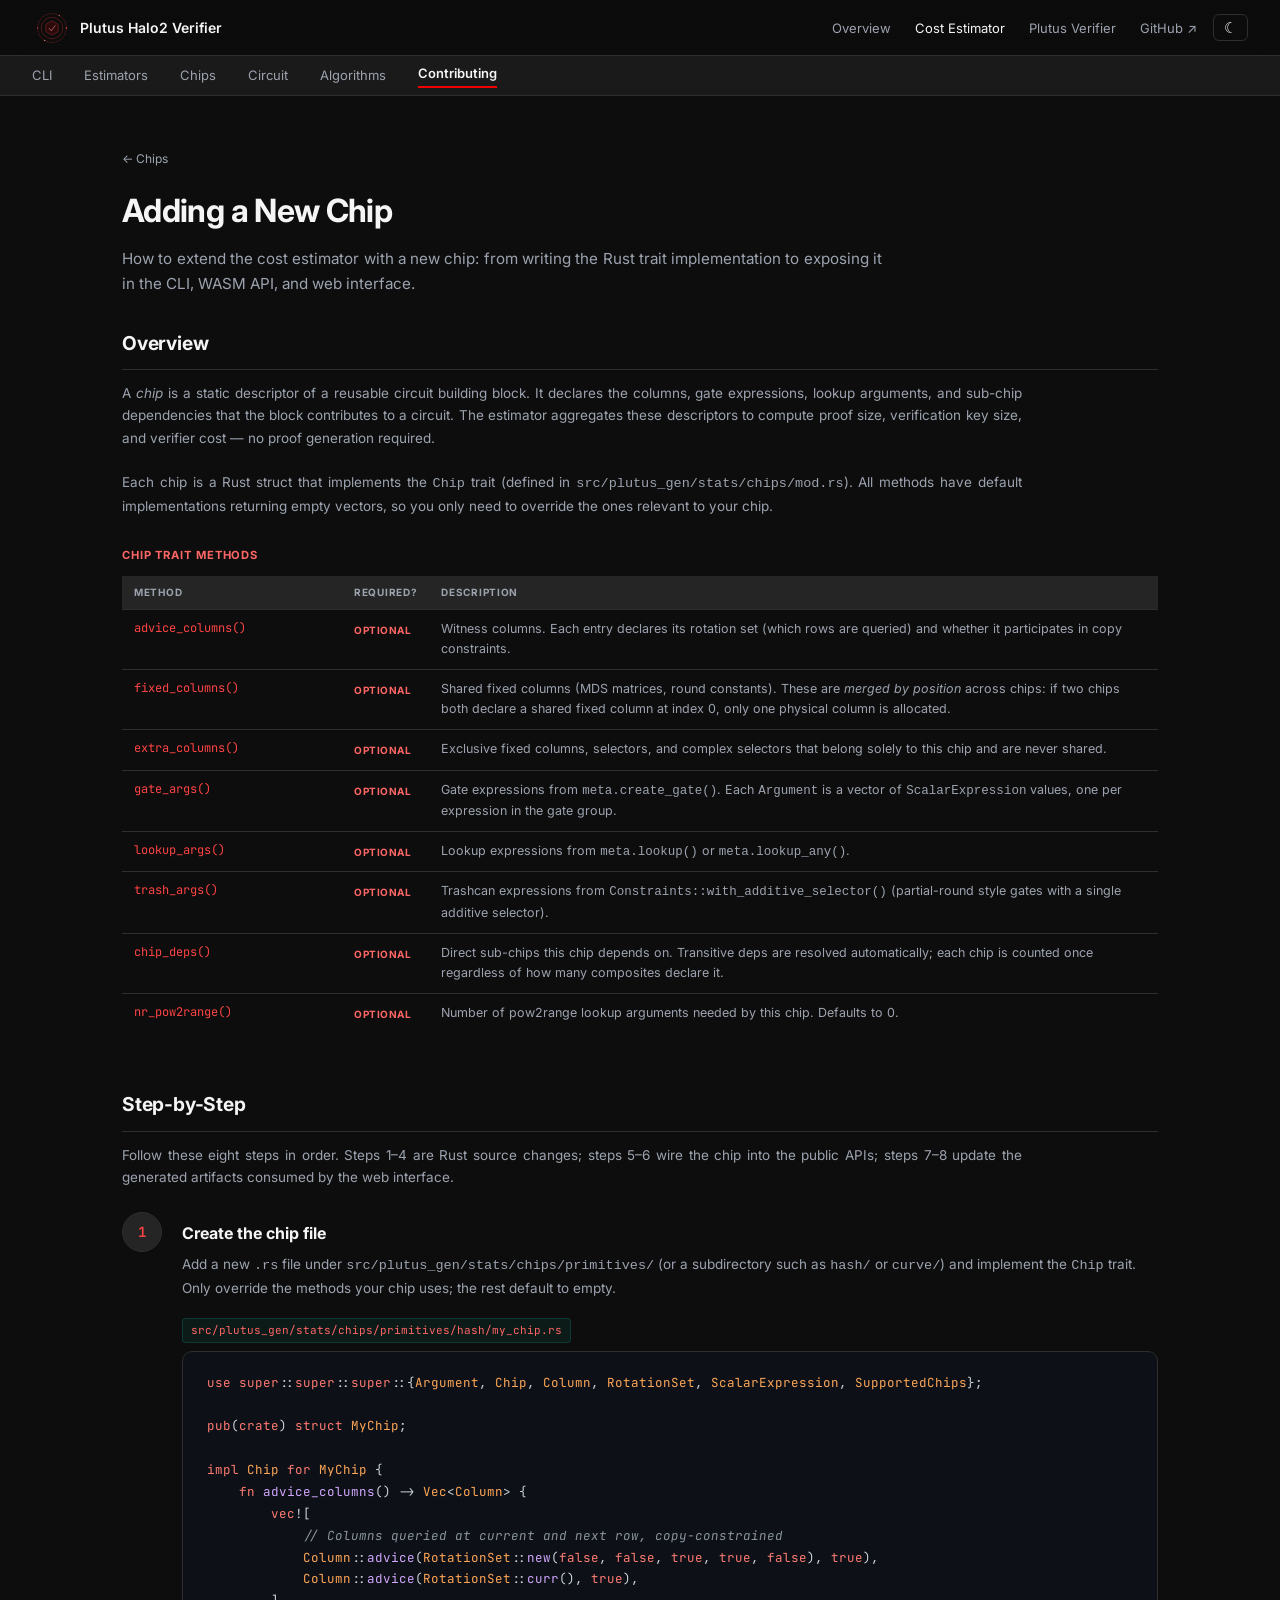
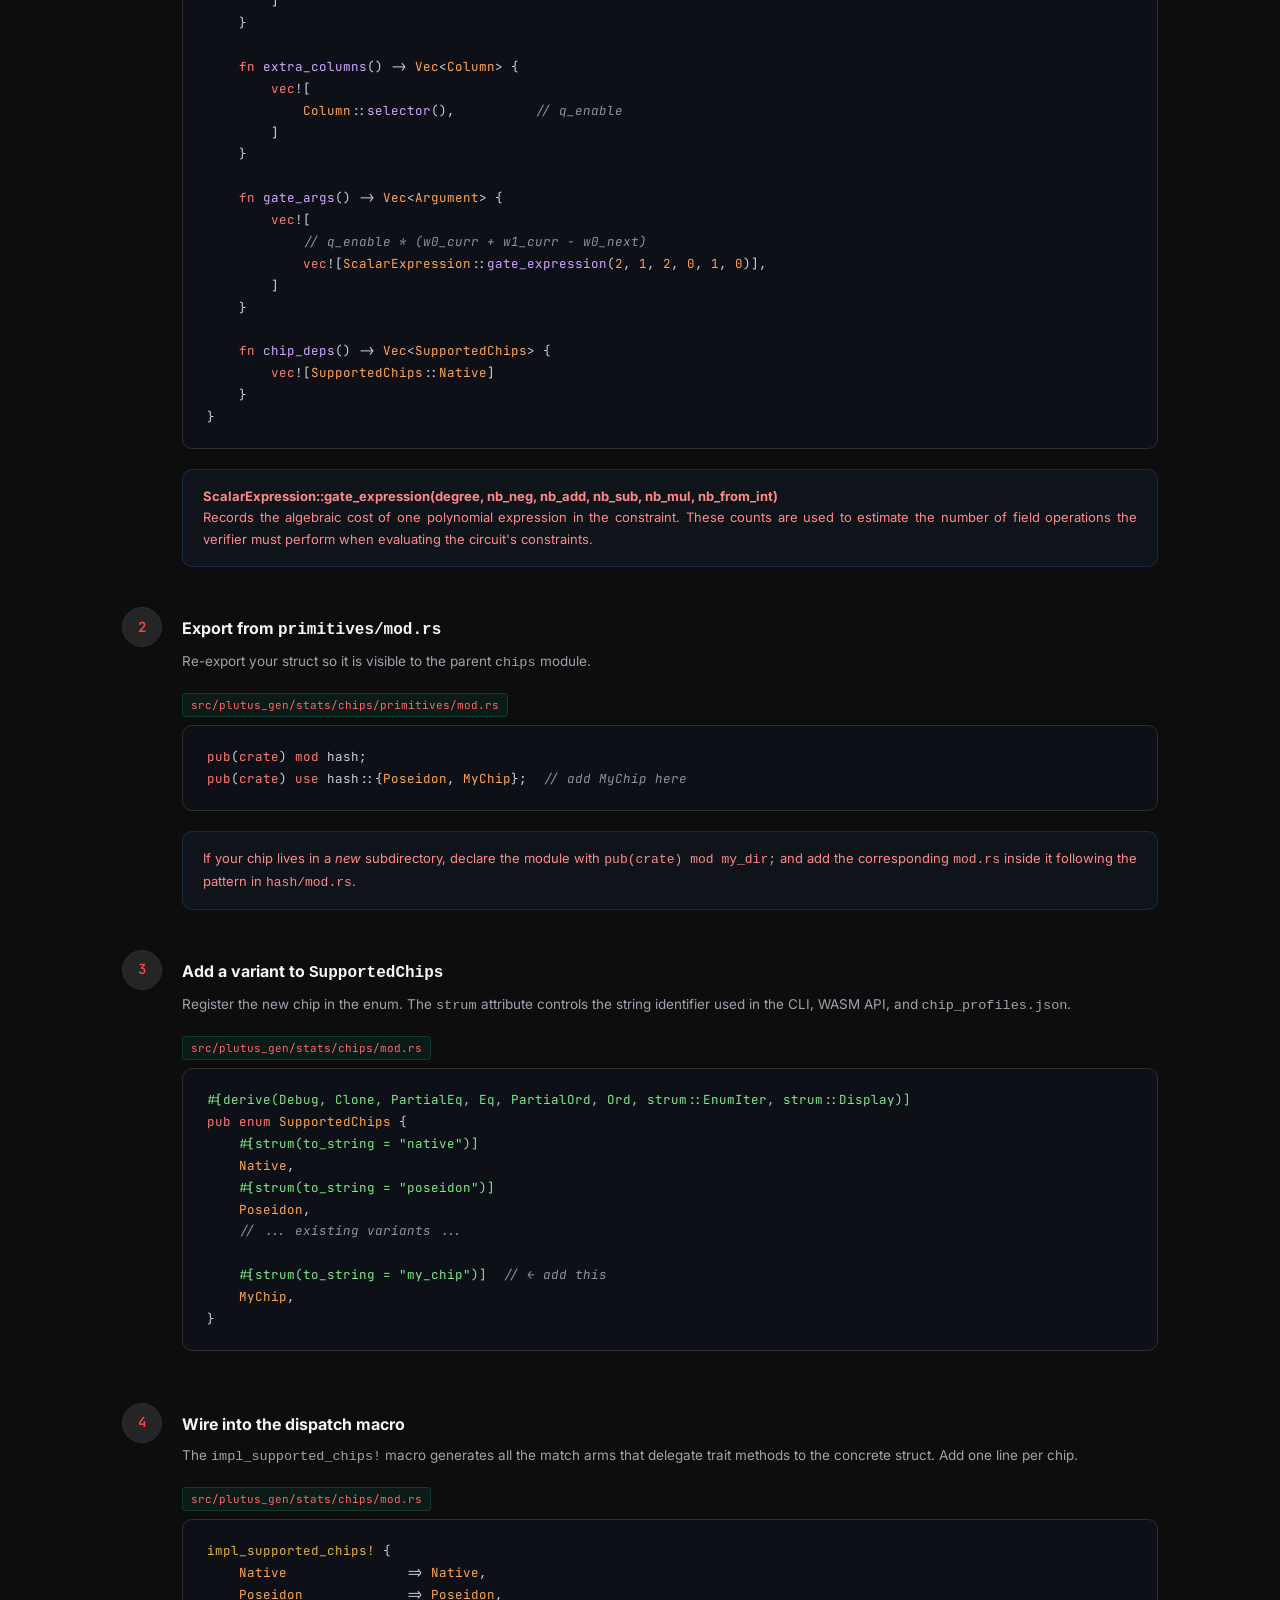
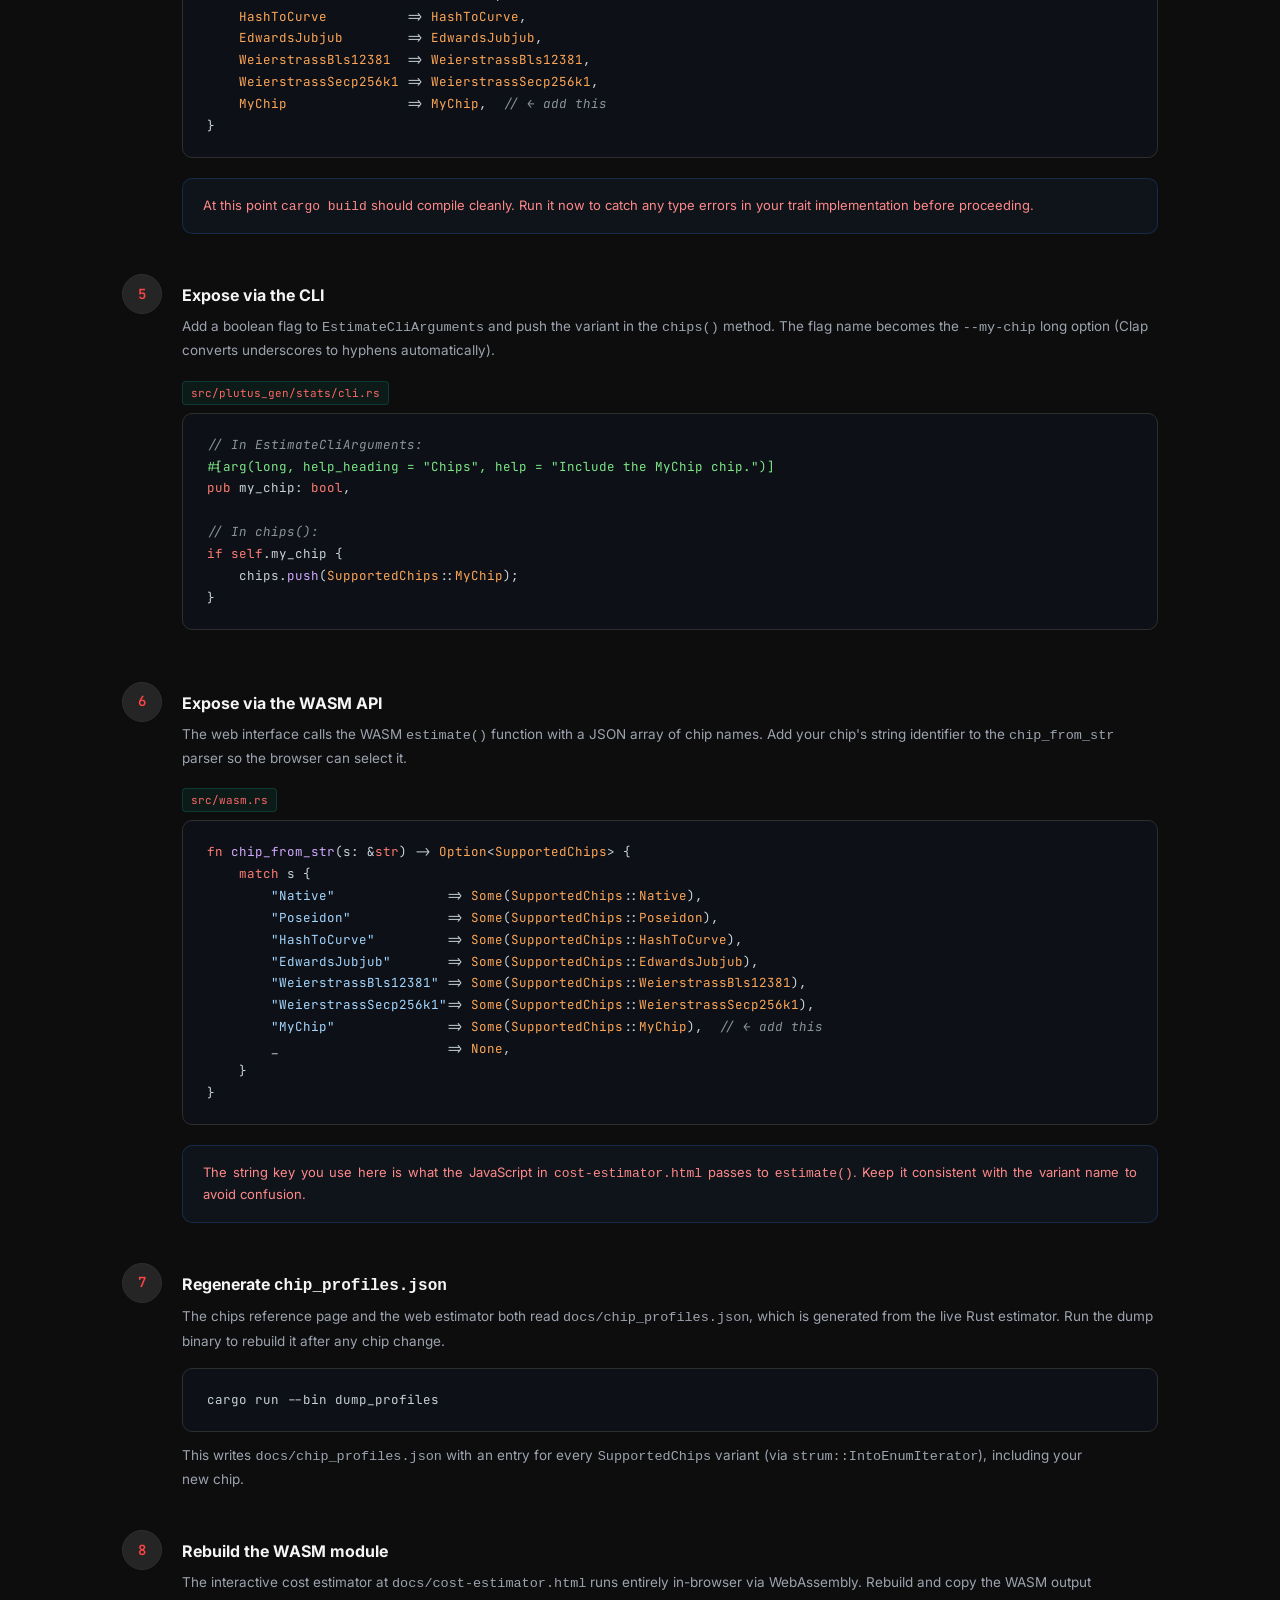
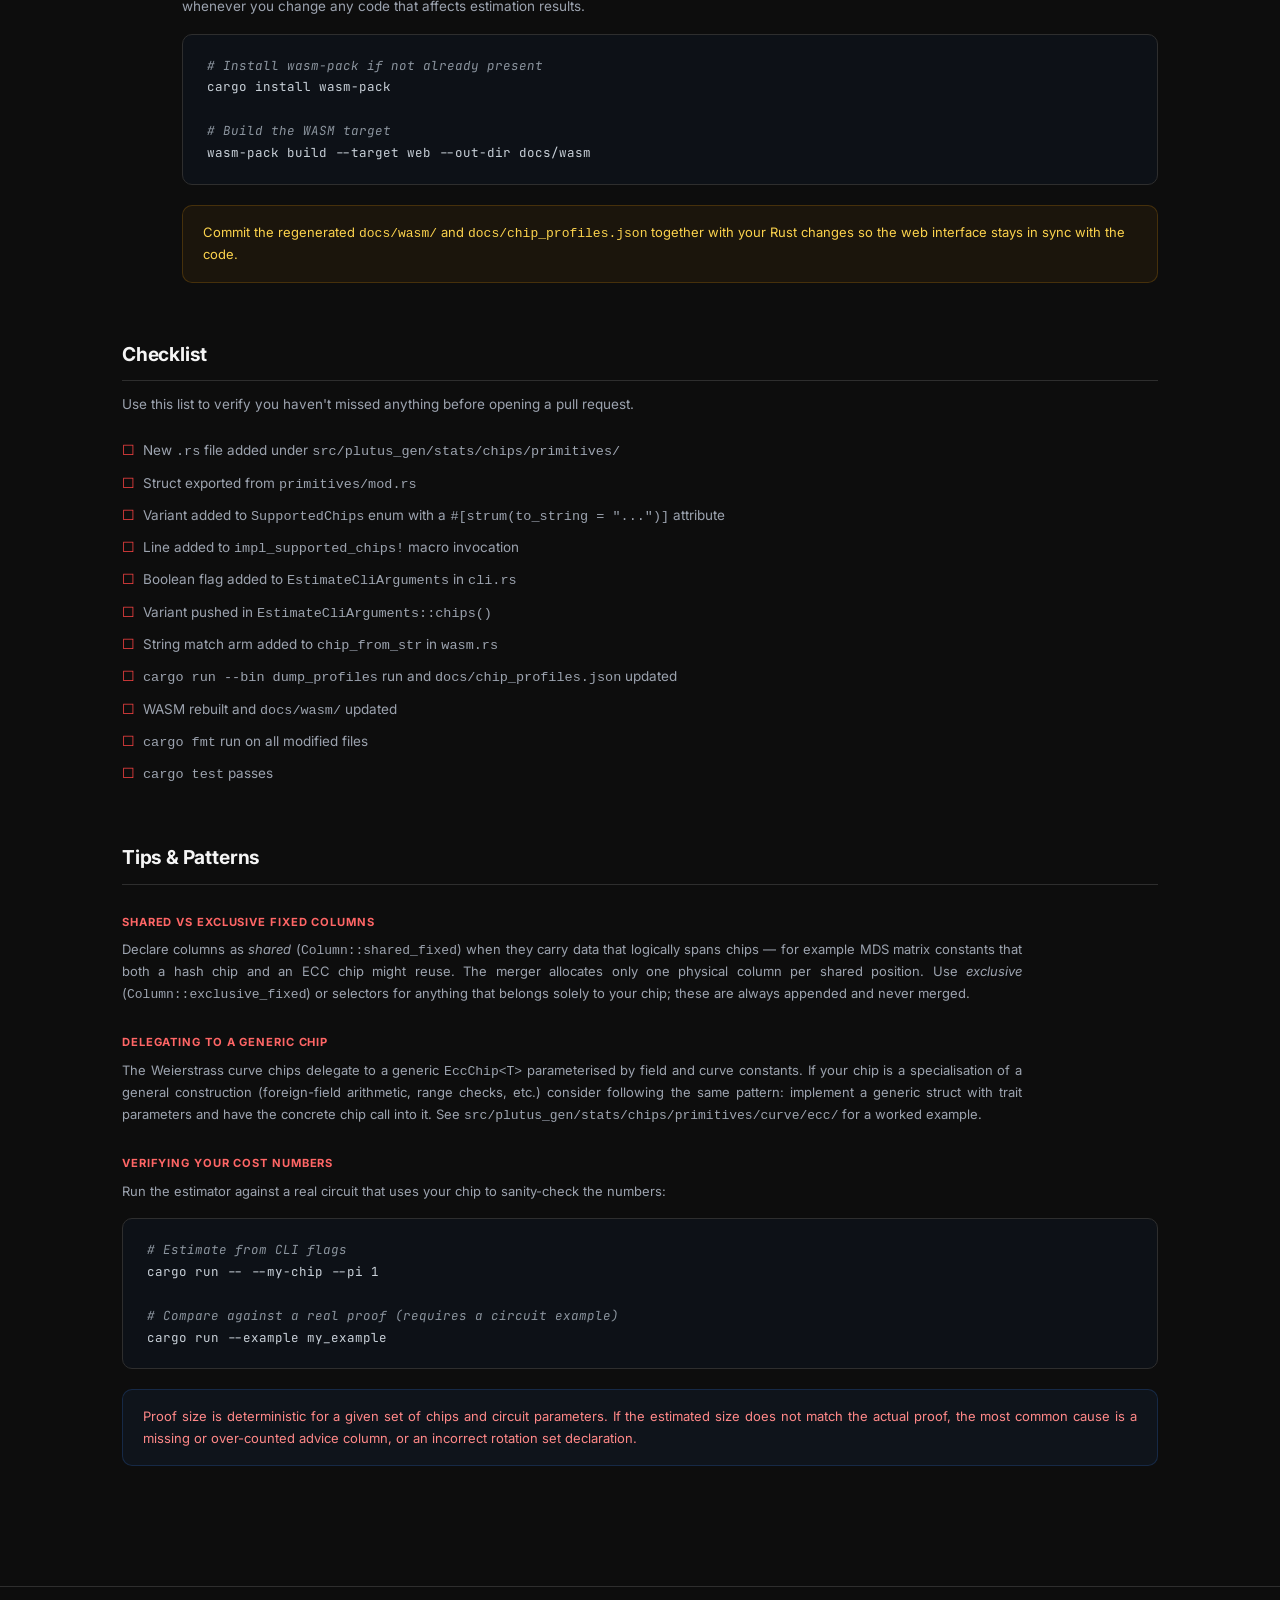
<file: docs/contributing.html>
<!DOCTYPE html>
<html lang="en">
<head>
  <script>if(localStorage.getItem("theme")==="light")document.documentElement.classList.add("light-mode");</script>
  <meta charset="UTF-8" />
  <meta name="viewport" content="width=device-width, initial-scale=1.0" />
  <title>Contributing — Plutus Halo2 Verifier</title>
  <link rel="preconnect" href="https://fonts.googleapis.com" />
  <link rel="preconnect" href="https://fonts.gstatic.com" crossorigin />
  <link href="https://fonts.googleapis.com/css2?family=Inter:wght@300;400;500;600;700&family=JetBrains+Mono:wght@400;500&display=swap" rel="stylesheet" />
  <style>
    *, *::before, *::after { box-sizing: border-box; margin: 0; padding: 0; }

    :root {
      --bg:        #0d0d0d;
      --bg2:       #1a1a1a;
      --bg3:       #252525;
      --border:    #2e2e2e;
      --accent:    #f20000;
      --accent2:   #ff4444;
      --teal:      #ff6666;
      --text:      #f5f5f5;
      --muted:     #9ca3af;
      --radius:    10px;
      --green:     #4ade80;
      --yellow:    #fbbf24;
      --pink:      #f472b6;
    }

    html { scroll-behavior: smooth; }

    body {
      font-family: 'Inter', sans-serif;
      background: var(--bg);
      color: var(--text);
      line-height: 1.65;
      font-size: 16px;
    }

    a { color: var(--accent2); text-decoration: none; }
    a:hover { text-decoration: underline; }

    /* ── NAV ──────────────────────────────── */
    nav {
      position: sticky; top: 0; z-index: 100;
      background: rgba(13,13,13,0.92);
      backdrop-filter: blur(12px);
      border-bottom: 1px solid var(--border);
      padding: 0 2rem;
      display: flex; align-items: center; justify-content: flex-start;
      height: 56px;
    }
    .nav-brand { font-weight: 600; font-size: 14px; color: var(--text); display: flex; align-items: center; gap: 8px; }
    .nav-links { display: flex; gap: 1.5rem; list-style: none; }
    .nav-links a { font-size: 13px; color: var(--muted); transition: color 0.15s; }
    .nav-links a:hover { color: var(--text); text-decoration: none; }

    .subnav {
      background: var(--bg2); border-bottom: 1px solid var(--border);
      padding: 0 2rem; display: flex; gap: 2rem;
      height: 40px; align-items: center;
      position: sticky; top: 56px; z-index: 99;
    }
    .subnav a { font-size: 13px; color: var(--muted); transition: color 0.15s; text-decoration: none; }
    .subnav a:hover { color: var(--text); }
    .subnav a.active { color: var(--text); font-weight: 600; border-bottom: 2px solid var(--accent); padding-bottom: 2px; }

    /* ── HEADER ───────────────────────── */
    .page-header {
      padding: 3rem 2rem 2rem;
      max-width: 1100px; margin: 0 auto;
    }
    .back-link { font-size: 12px; color: var(--muted); display: inline-flex; align-items: center; gap: 4px; margin-bottom: 1rem; }
    .back-link:hover { color: var(--text); text-decoration: none; }
    .page-header h1 { font-size: 2rem; font-weight: 700; letter-spacing: -0.02em; margin-bottom: 0.5rem; }
    .page-header p { color: var(--muted); font-size: 0.95rem; }

    /* ── CONTENT ──────────────────────── */
    .content { max-width: 1100px; margin: 0 auto; padding: 0 2rem 4rem; }

    /* ── SECTIONS ─────────────────────── */
    .section { margin-bottom: 3.5rem; }
    .section-title {
      font-size: 1.2rem; font-weight: 700; letter-spacing: -0.01em;
      margin-bottom: 0.4rem;
      padding-bottom: 0.6rem;
      border-bottom: 1px solid var(--border);
    }
    .section-desc { color: var(--muted); font-size: 13.5px; margin: 0.75rem 0 1.5rem; }

    .subsection { margin-bottom: 2rem; }
    .subsection-title {
      font-size: 0.7rem; font-weight: 700; letter-spacing: 0.08em;
      text-transform: uppercase; color: var(--teal);
      margin-bottom: 0.5rem; margin-top: 1.75rem;
    }
    .subsection-desc { color: var(--muted); font-size: 13px; margin-bottom: 1rem; }

    /* ── STEP LIST ─────────────────────── */
    .steps { display: flex; flex-direction: column; gap: 2.5rem; }
    .step {
      display: grid;
      grid-template-columns: 40px 1fr;
      gap: 0 1.25rem;
    }
    .step-num {
      width: 40px; height: 40px; flex-shrink: 0;
      border-radius: 50%;
      background: var(--bg3); border: 1px solid var(--border);
      display: flex; align-items: center; justify-content: center;
      font-family: 'JetBrains Mono', monospace;
      font-size: 14px; font-weight: 600; color: var(--accent2);
    }
    .step-body { padding-top: 8px; }
    .step-title { font-size: 1rem; font-weight: 700; margin-bottom: 0.4rem; }
    .step-desc { color: var(--muted); font-size: 13.5px; margin-bottom: 1rem; }

    /* ── CODE BLOCK ───────────────────── */
    .code-block {
      background: #0d1117;
      border: 1px solid var(--border);
      border-radius: var(--radius);
      padding: 1.25rem 1.5rem;
      font-family: 'JetBrains Mono', monospace;
      font-size: 12.5px;
      line-height: 1.75;
      overflow-x: auto;
      white-space: pre;
      color: #c9d1d9;
      margin-bottom: 0.75rem;
    }
    .code-block .kw   { color: #ff7b72; }
    .code-block .ty   { color: #ffa657; }
    .code-block .str  { color: #a5d6ff; }
    .code-block .cm   { color: #8b949e; font-style: italic; }
    .code-block .fn   { color: #d2a8ff; }
    .code-block .num  { color: #ff9966; }
    .code-block .mac  { color: #e3b341; }
    .code-block .attr { color: #7ee787; }

    /* ── FILE PATH ─────────────────────── */
    .file-path {
      font-family: 'JetBrains Mono', monospace;
      font-size: 11px;
      color: var(--teal);
      background: rgba(20, 184, 166, 0.08);
      border: 1px solid rgba(20, 184, 166, 0.2);
      border-radius: 4px;
      padding: 2px 8px;
      display: inline-block;
      margin-bottom: 0.5rem;
    }

    /* ── NOTE BOX ─────────────────────── */
    .note-box {
      background: rgba(59,130,246,0.06);
      border: 1px solid rgba(59,130,246,0.2);
      border-radius: var(--radius);
      padding: 1rem 1.25rem; font-size: 13px; color: #ff8888;
      margin-top: 1.25rem;
    }
    .warn-box {
      background: rgba(245,158,11,0.06);
      border: 1px solid rgba(245,158,11,0.2);
      border-radius: var(--radius);
      padding: 1rem 1.25rem; font-size: 13px; color: #fcd34d;
      margin-top: 1.25rem;
    }

    /* ── CHECKLIST ─────────────────────── */
    .checklist {
      list-style: none;
      display: flex; flex-direction: column; gap: 0.5rem;
      font-size: 13.5px; color: var(--muted);
    }
    .checklist li::before {
      content: '☐ ';
      color: var(--accent2);
      font-family: 'JetBrains Mono', monospace;
    }

    /* ── TRAIT TABLE ──────────────────── */
    .trait-table { width: 100%; border-collapse: collapse; font-size: 13px; margin-top: 0.75rem; }
    .trait-table th {
      padding: 8px 12px; text-align: left;
      font-size: 10px; font-weight: 700; letter-spacing: 0.07em; text-transform: uppercase;
      color: var(--muted); border-bottom: 1px solid var(--border);
      background: var(--bg3);
    }
    .trait-table td {
      padding: 9px 12px; border-bottom: 1px solid var(--border);
      vertical-align: top;
    }
    .trait-table td:first-child {
      font-family: 'JetBrains Mono', monospace; font-size: 12px;
      color: var(--accent2); white-space: nowrap; width: 220px;
    }
    .trait-table td:last-child { color: var(--muted); font-size: 12.5px; }
    .trait-table tr:last-child td { border-bottom: none; }
    .trait-table .opt { color: var(--teal); font-size: 10px; font-weight: 700; letter-spacing: 0.05em; text-transform: uppercase; }
    .trait-table .req { color: var(--yellow); font-size: 10px; font-weight: 700; letter-spacing: 0.05em; text-transform: uppercase; }

    /* ── FOOTER ───────────────────────── */
    footer { border-top: 1px solid var(--border); text-align: center; padding: 2rem; font-size: 13px; color: var(--muted); }
    footer a { color: var(--muted); }

    @media (max-width: 600px) {
      nav .nav-links { display: none; }
      .step { grid-template-columns: 32px 1fr; }
    }

    /* ── LIGHT MODE ─────────────────────── */
    html.light-mode {
      --bg:      #f8f8f8;
      --bg2:     #ffffff;
      --bg3:     #f0f0f0;
      --border:  #d8d8d8;
      --accent:  #d10000;
      --accent2: #b00000;
      --teal:    #cc3333;
      --text:    #111111;
      --muted:   #5a5a5a;
      --code-bg: #f0f0f0;
      --warn:    #b45309;
    }
    html.light-mode nav { background: rgba(248,248,248,0.95) !important; border-bottom-color: var(--border); }
    html.light-mode .subnav { background: var(--bg2); border-bottom-color: var(--border); }
    html.light-mode .formula-card pre,
    html.light-mode pre,
    html.light-mode .code-block { color: #2a2a2a; }
    html.light-mode .fkw, html.light-mode .kw   { color: #cc0000; }
    html.light-mode .fnum, html.light-mode .num  { color: #994400; }
    html.light-mode .fcm, html.light-mode .cm    { color: #666666; }
    html.light-mode .logo-dark  { display: none; }
    html.light-mode .logo-light { display: inline !important; }
  </style>
  <link rel="stylesheet" href="shared.css" />
</head>
<body>

<!-- NAV -->
<nav>
  <a class="nav-brand" href="index.html"><img src="assets/halo2-verifier-icon-no-text.svg" height="40" alt="Halo2 Verifier" style="display:block;" /> Plutus Halo2 Verifier</a>
  <ul class="nav-links">
    <li><a href="index.html">Overview</a></li>
    <li><a href="cost-estimator.html" style="color:var(--text)">Cost Estimator</a></li>
    <li><a href="verifier.html">Plutus Verifier</a></li>
    <li><a href="https://github.com/input-output-hk/plutus-halo2-verifier-gen">GitHub &#8599;</a></li>
  </ul>
  <button id="theme-toggle" aria-label="Toggle theme">&#9790;</button>
</nav>
<div class="subnav">
  <a href="cost-estimator.html">CLI</a>
  <a href="cost.html">Estimators</a>
  <a href="chips.html">Chips</a>
  <a href="circuits.html">Circuit</a>
  <a href="algorithms.html">Algorithms</a>
  <a href="contributing.html" class="active">Contributing</a>
</div>

<!-- HEADER -->
<div class="page-header">
  <a class="back-link" href="chips.html">&#8592; Chips</a>
  <h1>Adding a New Chip</h1>
  <p>
    How to extend the cost estimator with a new chip: from writing the Rust trait
    implementation to exposing it in the CLI, WASM API, and web interface.
  </p>
</div>

<div class="content">

  <!-- ═══════════════════════════════════════════════════════════════ -->
  <!-- SECTION — OVERVIEW                                              -->
  <!-- ═══════════════════════════════════════════════════════════════ -->
  <div class="section">
    <div class="section-title">Overview</div>
    <div class="section-desc">
      A <em>chip</em> is a static descriptor of a reusable circuit building block. It declares
      the columns, gate expressions, lookup arguments, and sub-chip dependencies that the block
      contributes to a circuit. The estimator aggregates these descriptors to compute proof size,
      verification key size, and verifier cost &mdash; no proof generation required.
      <br><br>
      Each chip is a Rust struct that implements the <code>Chip</code> trait
      (defined in <code>src/plutus_gen/stats/chips/mod.rs</code>). All methods have
      default implementations returning empty vectors, so you only need to override
      the ones relevant to your chip.
    </div>

    <!-- Trait reference table -->
    <div class="subsection-title">Chip trait methods</div>
    <table class="trait-table">
      <thead>
        <tr>
          <th>Method</th>
          <th>Required?</th>
          <th>Description</th>
        </tr>
      </thead>
      <tbody>
        <tr>
          <td>advice_columns()</td>
          <td><span class="opt">optional</span></td>
          <td>Witness columns. Each entry declares its rotation set (which rows are queried) and whether it participates in copy constraints.</td>
        </tr>
        <tr>
          <td>fixed_columns()</td>
          <td><span class="opt">optional</span></td>
          <td>Shared fixed columns (MDS matrices, round constants). These are <em>merged by position</em> across chips: if two chips both declare a shared fixed column at index 0, only one physical column is allocated.</td>
        </tr>
        <tr>
          <td>extra_columns()</td>
          <td><span class="opt">optional</span></td>
          <td>Exclusive fixed columns, selectors, and complex selectors that belong solely to this chip and are never shared.</td>
        </tr>
        <tr>
          <td>gate_args()</td>
          <td><span class="opt">optional</span></td>
          <td>Gate expressions from <code>meta.create_gate()</code>. Each <code>Argument</code> is a vector of <code>ScalarExpression</code> values, one per expression in the gate group.</td>
        </tr>
        <tr>
          <td>lookup_args()</td>
          <td><span class="opt">optional</span></td>
          <td>Lookup expressions from <code>meta.lookup()</code> or <code>meta.lookup_any()</code>.</td>
        </tr>
        <tr>
          <td>trash_args()</td>
          <td><span class="opt">optional</span></td>
          <td>Trashcan expressions from <code>Constraints::with_additive_selector()</code> (partial-round style gates with a single additive selector).</td>
        </tr>
        <tr>
          <td>chip_deps()</td>
          <td><span class="opt">optional</span></td>
          <td>Direct sub-chips this chip depends on. Transitive deps are resolved automatically; each chip is counted once regardless of how many composites declare it.</td>
        </tr>
        <tr>
          <td>nr_pow2range()</td>
          <td><span class="opt">optional</span></td>
          <td>Number of pow2range lookup arguments needed by this chip. Defaults to 0.</td>
        </tr>
      </tbody>
    </table>
  </div>


  <!-- ═══════════════════════════════════════════════════════════════ -->
  <!-- SECTION — STEP-BY-STEP                                          -->
  <!-- ═══════════════════════════════════════════════════════════════ -->
  <div class="section">
    <div class="section-title">Step-by-Step</div>
    <div class="section-desc">
      Follow these eight steps in order. Steps 1&ndash;4 are Rust source changes;
      steps 5&ndash;6 wire the chip into the public APIs; steps 7&ndash;8 update the
      generated artifacts consumed by the web interface.
    </div>

    <div class="steps">

      <!-- STEP 1 -->
      <div class="step">
        <div class="step-num">1</div>
        <div class="step-body">
          <div class="step-title">Create the chip file</div>
          <div class="step-desc">
            Add a new <code>.rs</code> file under <code>src/plutus_gen/stats/chips/primitives/</code>
            (or a subdirectory such as <code>hash/</code> or <code>curve/</code>) and implement
            the <code>Chip</code> trait. Only override the methods your chip uses; the rest default
            to empty.
          </div>

          <div class="file-path">src/plutus_gen/stats/chips/primitives/hash/my_chip.rs</div>
          <div class="code-block"><span class="kw">use</span> <span class="kw">super</span>::<span class="kw">super</span>::<span class="kw">super</span>::{<span class="ty">Argument</span>, <span class="ty">Chip</span>, <span class="ty">Column</span>, <span class="ty">RotationSet</span>, <span class="ty">ScalarExpression</span>, <span class="ty">SupportedChips</span>};

<span class="kw">pub</span>(<span class="kw">crate</span>) <span class="kw">struct</span> <span class="ty">MyChip</span>;

<span class="kw">impl</span> <span class="ty">Chip</span> <span class="kw">for</span> <span class="ty">MyChip</span> {
    <span class="kw">fn</span> <span class="fn">advice_columns</span>() -&gt; <span class="ty">Vec</span>&lt;<span class="ty">Column</span>&gt; {
        <span class="kw">vec</span>![
            <span class="cm">// Columns queried at current and next row, copy-constrained</span>
            <span class="ty">Column</span>::<span class="fn">advice</span>(<span class="ty">RotationSet</span>::<span class="fn">new</span>(<span class="kw">false</span>, <span class="kw">false</span>, <span class="kw">true</span>, <span class="kw">true</span>, <span class="kw">false</span>), <span class="kw">true</span>),
            <span class="ty">Column</span>::<span class="fn">advice</span>(<span class="ty">RotationSet</span>::<span class="fn">curr</span>(), <span class="kw">true</span>),
        ]
    }

    <span class="kw">fn</span> <span class="fn">extra_columns</span>() -&gt; <span class="ty">Vec</span>&lt;<span class="ty">Column</span>&gt; {
        <span class="kw">vec</span>![
            <span class="ty">Column</span>::<span class="fn">selector</span>(),          <span class="cm">// q_enable</span>
        ]
    }

    <span class="kw">fn</span> <span class="fn">gate_args</span>() -&gt; <span class="ty">Vec</span>&lt;<span class="ty">Argument</span>&gt; {
        <span class="kw">vec</span>![
            <span class="cm">// q_enable * (w0_curr + w1_curr - w0_next)</span>
            <span class="kw">vec</span>![<span class="ty">ScalarExpression</span>::<span class="fn">gate_expression</span>(<span class="num">2</span>, <span class="num">1</span>, <span class="num">2</span>, <span class="num">0</span>, <span class="num">1</span>, <span class="num">0</span>)],
        ]
    }

    <span class="kw">fn</span> <span class="fn">chip_deps</span>() -&gt; <span class="ty">Vec</span>&lt;<span class="ty">SupportedChips</span>&gt; {
        <span class="kw">vec</span>![<span class="ty">SupportedChips</span>::<span class="ty">Native</span>]
    }
}</div>

          <div class="note-box">
            <strong>ScalarExpression::gate_expression(degree, nb_neg, nb_add, nb_sub, nb_mul, nb_from_int)</strong><br>
            Records the algebraic cost of one polynomial expression in the constraint. These
            counts are used to estimate the number of field operations the verifier must
            perform when evaluating the circuit's constraints.
          </div>
        </div>
      </div>

      <!-- STEP 2 -->
      <div class="step">
        <div class="step-num">2</div>
        <div class="step-body">
          <div class="step-title">Export from <code>primitives/mod.rs</code></div>
          <div class="step-desc">
            Re-export your struct so it is visible to the parent <code>chips</code> module.
          </div>

          <div class="file-path">src/plutus_gen/stats/chips/primitives/mod.rs</div>
          <div class="code-block"><span class="kw">pub</span>(<span class="kw">crate</span>) <span class="kw">mod</span> hash;
<span class="kw">pub</span>(<span class="kw">crate</span>) <span class="kw">use</span> hash::{<span class="ty">Poseidon</span>, <span class="ty">MyChip</span>};  <span class="cm">// add MyChip here</span></div>

          <div class="note-box">
            If your chip lives in a <em>new</em> subdirectory, declare the module with
            <code>pub(crate) mod my_dir;</code> and add the corresponding
            <code>mod.rs</code> inside it following the pattern in <code>hash/mod.rs</code>.
          </div>
        </div>
      </div>

      <!-- STEP 3 -->
      <div class="step">
        <div class="step-num">3</div>
        <div class="step-body">
          <div class="step-title">Add a variant to <code>SupportedChips</code></div>
          <div class="step-desc">
            Register the new chip in the enum. The <code>strum</code> attribute controls
            the string identifier used in the CLI, WASM API, and <code>chip_profiles.json</code>.
          </div>

          <div class="file-path">src/plutus_gen/stats/chips/mod.rs</div>
          <div class="code-block"><span class="attr">#[derive(Debug, Clone, PartialEq, Eq, PartialOrd, Ord, strum::EnumIter, strum::Display)]</span>
<span class="kw">pub enum</span> <span class="ty">SupportedChips</span> {
    <span class="attr">#[strum(to_string = "native")]</span>
    <span class="ty">Native</span>,
    <span class="attr">#[strum(to_string = "poseidon")]</span>
    <span class="ty">Poseidon</span>,
    <span class="cm">// ... existing variants ...</span>

    <span class="attr">#[strum(to_string = "my_chip")]</span>  <span class="cm">// ← add this</span>
    <span class="ty">MyChip</span>,
}</div>
        </div>
      </div>

      <!-- STEP 4 -->
      <div class="step">
        <div class="step-num">4</div>
        <div class="step-body">
          <div class="step-title">Wire into the dispatch macro</div>
          <div class="step-desc">
            The <code>impl_supported_chips!</code> macro generates all the match arms that
            delegate trait methods to the concrete struct. Add one line per chip.
          </div>

          <div class="file-path">src/plutus_gen/stats/chips/mod.rs</div>
          <div class="code-block"><span class="mac">impl_supported_chips!</span> {
    <span class="ty">Native</span>               =&gt; <span class="ty">Native</span>,
    <span class="ty">Poseidon</span>             =&gt; <span class="ty">Poseidon</span>,
    <span class="ty">HashToCurve</span>          =&gt; <span class="ty">HashToCurve</span>,
    <span class="ty">EdwardsJubjub</span>        =&gt; <span class="ty">EdwardsJubjub</span>,
    <span class="ty">WeierstrassBls12381</span>  =&gt; <span class="ty">WeierstrassBls12381</span>,
    <span class="ty">WeierstrassSecp256k1</span> =&gt; <span class="ty">WeierstrassSecp256k1</span>,
    <span class="ty">MyChip</span>               =&gt; <span class="ty">MyChip</span>,  <span class="cm">// ← add this</span>
}</div>

          <div class="note-box">
            At this point <code>cargo build</code> should compile cleanly. Run it now to
            catch any type errors in your trait implementation before proceeding.
          </div>
        </div>
      </div>

      <!-- STEP 5 -->
      <div class="step">
        <div class="step-num">5</div>
        <div class="step-body">
          <div class="step-title">Expose via the CLI</div>
          <div class="step-desc">
            Add a boolean flag to <code>EstimateCliArguments</code> and push the variant in
            the <code>chips()</code> method. The flag name becomes the <code>--my-chip</code>
            long option (Clap converts underscores to hyphens automatically).
          </div>

          <div class="file-path">src/plutus_gen/stats/cli.rs</div>
          <div class="code-block"><span class="cm">// In EstimateCliArguments:</span>
<span class="attr">#[arg(long, help_heading = "Chips", help = "Include the MyChip chip.")]</span>
<span class="kw">pub</span> my_chip: <span class="kw">bool</span>,

<span class="cm">// In chips():</span>
<span class="kw">if</span> <span class="kw">self</span>.my_chip {
    chips.<span class="fn">push</span>(<span class="ty">SupportedChips</span>::<span class="ty">MyChip</span>);
}</div>
        </div>
      </div>

      <!-- STEP 6 -->
      <div class="step">
        <div class="step-num">6</div>
        <div class="step-body">
          <div class="step-title">Expose via the WASM API</div>
          <div class="step-desc">
            The web interface calls the WASM <code>estimate()</code> function with a JSON array
            of chip names. Add your chip's string identifier to the <code>chip_from_str</code>
            parser so the browser can select it.
          </div>

          <div class="file-path">src/wasm.rs</div>
          <div class="code-block"><span class="kw">fn</span> <span class="fn">chip_from_str</span>(s: &amp;<span class="kw">str</span>) -&gt; <span class="ty">Option</span>&lt;<span class="ty">SupportedChips</span>&gt; {
    <span class="kw">match</span> s {
        <span class="str">"Native"</span>              =&gt; <span class="ty">Some</span>(<span class="ty">SupportedChips</span>::<span class="ty">Native</span>),
        <span class="str">"Poseidon"</span>            =&gt; <span class="ty">Some</span>(<span class="ty">SupportedChips</span>::<span class="ty">Poseidon</span>),
        <span class="str">"HashToCurve"</span>         =&gt; <span class="ty">Some</span>(<span class="ty">SupportedChips</span>::<span class="ty">HashToCurve</span>),
        <span class="str">"EdwardsJubjub"</span>       =&gt; <span class="ty">Some</span>(<span class="ty">SupportedChips</span>::<span class="ty">EdwardsJubjub</span>),
        <span class="str">"WeierstrassBls12381"</span> =&gt; <span class="ty">Some</span>(<span class="ty">SupportedChips</span>::<span class="ty">WeierstrassBls12381</span>),
        <span class="str">"WeierstrassSecp256k1"</span>=&gt; <span class="ty">Some</span>(<span class="ty">SupportedChips</span>::<span class="ty">WeierstrassSecp256k1</span>),
        <span class="str">"MyChip"</span>              =&gt; <span class="ty">Some</span>(<span class="ty">SupportedChips</span>::<span class="ty">MyChip</span>),  <span class="cm">// ← add this</span>
        _                     =&gt; <span class="ty">None</span>,
    }
}</div>

          <div class="note-box">
            The string key you use here is what the JavaScript in <code>cost-estimator.html</code>
            passes to <code>estimate()</code>. Keep it consistent with the variant name to avoid
            confusion.
          </div>
        </div>
      </div>

      <!-- STEP 7 -->
      <div class="step">
        <div class="step-num">7</div>
        <div class="step-body">
          <div class="step-title">Regenerate <code>chip_profiles.json</code></div>
          <div class="step-desc">
            The chips reference page and the web estimator both read
            <code>docs/chip_profiles.json</code>, which is generated from the live Rust
            estimator. Run the dump binary to rebuild it after any chip change.
          </div>

          <div class="code-block">cargo run --bin dump_profiles</div>

          <div class="section-desc" style="margin-bottom:0">
            This writes <code>docs/chip_profiles.json</code> with an entry for every
            <code>SupportedChips</code> variant (via <code>strum::IntoEnumIterator</code>),
            including your new chip.
          </div>
        </div>
      </div>

      <!-- STEP 8 -->
      <div class="step">
        <div class="step-num">8</div>
        <div class="step-body">
          <div class="step-title">Rebuild the WASM module</div>
          <div class="step-desc">
            The interactive cost estimator at <code>docs/cost-estimator.html</code> runs
            entirely in-browser via WebAssembly. Rebuild and copy the WASM output whenever
            you change any code that affects estimation results.
          </div>

          <div class="code-block"><span class="cm"># Install wasm-pack if not already present</span>
cargo install wasm-pack

<span class="cm"># Build the WASM target</span>
wasm-pack build --target web --out-dir docs/wasm</div>

          <div class="warn-box">
            Commit the regenerated <code>docs/wasm/</code> and <code>docs/chip_profiles.json</code>
            together with your Rust changes so the web interface stays in sync with the code.
          </div>
        </div>
      </div>

    </div><!-- /steps -->
  </div>


  <!-- ═══════════════════════════════════════════════════════════════ -->
  <!-- SECTION — CHECKLIST                                             -->
  <!-- ═══════════════════════════════════════════════════════════════ -->
  <div class="section">
    <div class="section-title">Checklist</div>
    <div class="section-desc">
      Use this list to verify you haven't missed anything before opening a pull request.
    </div>
    <ul class="checklist">
      <li>New <code>.rs</code> file added under <code>src/plutus_gen/stats/chips/primitives/</code></li>
      <li>Struct exported from <code>primitives/mod.rs</code></li>
      <li>Variant added to <code>SupportedChips</code> enum with a <code>#[strum(to_string = "...")]</code> attribute</li>
      <li>Line added to <code>impl_supported_chips!</code> macro invocation</li>
      <li>Boolean flag added to <code>EstimateCliArguments</code> in <code>cli.rs</code></li>
      <li>Variant pushed in <code>EstimateCliArguments::chips()</code></li>
      <li>String match arm added to <code>chip_from_str</code> in <code>wasm.rs</code></li>
      <li><code>cargo run --bin dump_profiles</code> run and <code>docs/chip_profiles.json</code> updated</li>
      <li>WASM rebuilt and <code>docs/wasm/</code> updated</li>
      <li><code>cargo fmt</code> run on all modified files</li>
      <li><code>cargo test</code> passes</li>
    </ul>
  </div>


  <!-- ═══════════════════════════════════════════════════════════════ -->
  <!-- SECTION — TIPS                                                  -->
  <!-- ═══════════════════════════════════════════════════════════════ -->
  <div class="section">
    <div class="section-title">Tips &amp; Patterns</div>

    <div class="subsection-title">Shared vs exclusive fixed columns</div>
    <div class="subsection-desc">
      Declare columns as <em>shared</em> (<code>Column::shared_fixed</code>) when they carry
      data that logically spans chips — for example MDS matrix constants that both a hash chip
      and an ECC chip might reuse. The merger allocates only one physical column per shared
      position. Use <em>exclusive</em> (<code>Column::exclusive_fixed</code>) or selectors for
      anything that belongs solely to your chip; these are always appended and never merged.
    </div>

    <div class="subsection-title">Delegating to a generic chip</div>
    <div class="subsection-desc">
      The Weierstrass curve chips delegate to a generic <code>EccChip&lt;T&gt;</code> parameterised
      by field and curve constants. If your chip is a specialisation of a general construction
      (foreign-field arithmetic, range checks, etc.) consider following the same pattern:
      implement a generic struct with trait parameters and have the concrete chip call into it.
      See <code>src/plutus_gen/stats/chips/primitives/curve/ecc/</code> for a worked example.
    </div>

    <div class="subsection-title">Verifying your cost numbers</div>
    <div class="subsection-desc">
      Run the estimator against a real circuit that uses your chip to sanity-check the numbers:
    </div>
    <div class="code-block"><span class="cm"># Estimate from CLI flags</span>
cargo run -- --my-chip --pi 1

<span class="cm"># Compare against a real proof (requires a circuit example)</span>
cargo run --example my_example</div>

    <div class="note-box">
      Proof size is deterministic for a given set of chips and circuit parameters.
      If the estimated size does not match the actual proof, the most common cause is
      a missing or over-counted advice column, or an incorrect rotation set declaration.
    </div>
  </div>

</div><!-- /content -->

<footer>
  <p>
    <a href="index.html">&#8592; Back to overview</a> &middot;
    <a href="https://iohk.io"><img src="assets/iog-mark.png" alt="Input Output Global" style="height:20px;vertical-align:middle;margin-right:4px;" class="logo-dark" /><img src="assets/iog-mark-light.png" alt="Input Output Global" style="height:20px;vertical-align:middle;margin-right:4px;display:none;" class="logo-light" /></a> &middot;
    <a href="https://github.com/input-output-hk/plutus-halo2-verifier-gen">GitHub</a>
  </p>
</footer>

<script>
(function(){
  function upd(b){
    var l=document.documentElement.classList.contains('light-mode');
    b.innerHTML=l?'&#9728;':'&#9790;';
    b.title=l?'Switch to dark mode':'Switch to light mode';
  }
  document.addEventListener('DOMContentLoaded',function(){
    var b=document.getElementById('theme-toggle');
    if(b){upd(b);b.addEventListener('click',function(){
      document.documentElement.classList.toggle('light-mode');
      localStorage.setItem('theme',document.documentElement.classList.contains('light-mode')?'light':'dark');
      upd(b);
    });}
  });
})();
</script>
</body>
</html>
</file>
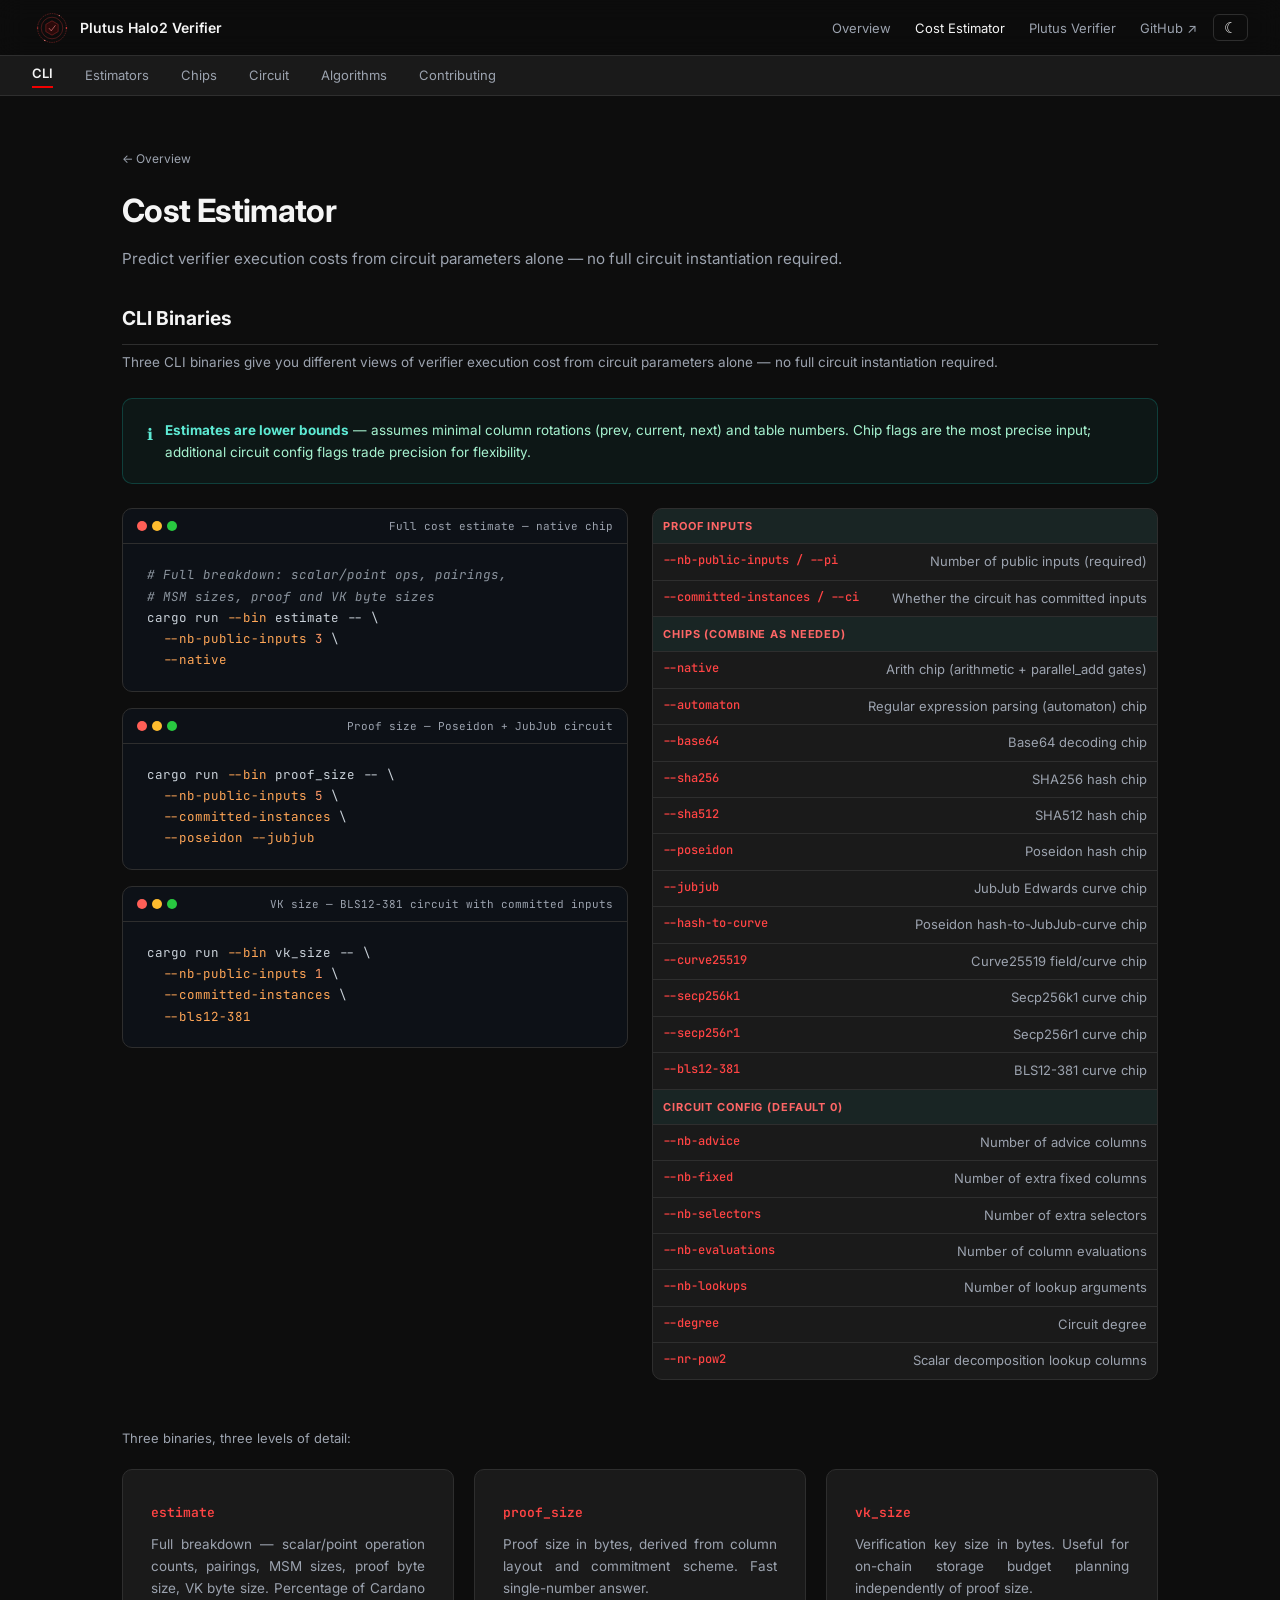
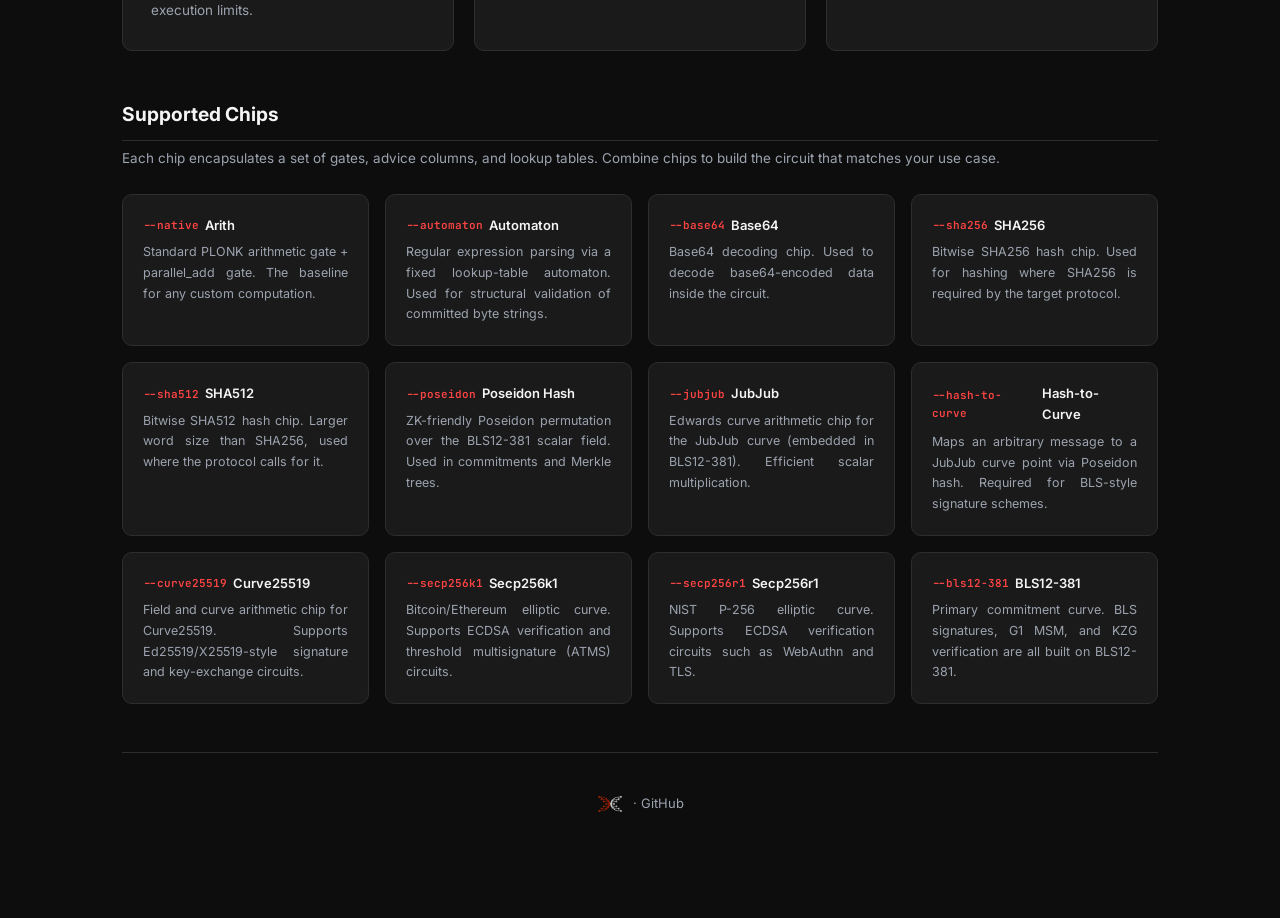
<file: docs/cost-estimator.html>
<!DOCTYPE html>
<html lang="en">
<head>
  <script>if(localStorage.getItem("theme")==="light")document.documentElement.classList.add("light-mode");</script>
  <meta charset="UTF-8" />
  <meta name="viewport" content="width=device-width, initial-scale=1.0" />
  <title>Cost Estimator — Plutus Halo2 Verifier</title>
  <link rel="preconnect" href="https://fonts.googleapis.com" />
  <link rel="preconnect" href="https://fonts.gstatic.com" crossorigin />
  <link href="https://fonts.googleapis.com/css2?family=Inter:wght@300;400;500;600;700&family=JetBrains+Mono:wght@400;500&display=swap" rel="stylesheet" />
  <style>
    *, *::before, *::after { box-sizing: border-box; margin: 0; padding: 0; }

    :root {
      --bg:        #0d0d0d;
      --bg2:       #1a1a1a;
      --bg3:       #252525;
      --border:    #2e2e2e;
      --accent:    #f20000;
      --accent2:   #ff4444;
      --teal:      #ff6666;
      --text:      #f5f5f5;
      --muted:     #9ca3af;
      --code-bg:   #0d1117;
      --warn:      #f59e0b;
      --radius:    10px;
    }

    html { scroll-behavior: smooth; }

    body {
      font-family: 'Inter', sans-serif;
      background: var(--bg);
      color: var(--text);
      line-height: 1.65;
      font-size: 16px;
    }

    a { color: var(--accent2); text-decoration: none; }
    a:hover { text-decoration: underline; }

    /* ── NAV ──────────────────────────────── */
    nav {
      position: sticky;
      top: 0;
      z-index: 100;
      background: rgba(13,13,13,0.92);
      backdrop-filter: blur(12px);
      border-bottom: 1px solid var(--border);
      padding: 0 2rem;
      display: flex;
      align-items: center;
      justify-content: flex-start;
      height: 56px;
    }

    .nav-brand {
      font-weight: 600;
      font-size: 14px;
      color: var(--text);
      display: flex;
      align-items: center;
      gap: 8px;
    }

    .nav-brand .dot { color: var(--accent); }

    .nav-links {
      display: flex;
      gap: 1.5rem;
      list-style: none;
    }

    .nav-links a {
      font-size: 13px;
      color: var(--muted);
      transition: color 0.15s;
    }

    .nav-links a:hover { color: var(--text); text-decoration: none; }

    /* ── HERO ─────────────────────────────── */
    /* ── PAGE HEADER ─────────────────────── */
    .page-header { padding: 3rem 2rem 2rem; max-width: 1100px; margin: 0 auto; }
    .page-header h1 { font-size: 2rem; font-weight: 700; letter-spacing: -0.02em; margin-bottom: 0.5rem; }
    .page-header p { color: var(--muted); font-size: 0.95rem; }

    /* ── CONTENT ──────────────────────── */
    .content { max-width: 1100px; margin: 0 auto; padding: 0 2rem 4rem; }

    /* ── SECTIONS ─────────────────────── */
    .section { margin-bottom: 3rem; }
    .section-title {
      font-size: 1.2rem; font-weight: 700; margin-bottom: 0.4rem;
      padding-bottom: 0.6rem; border-bottom: 1px solid var(--border);
    }
    .section-desc { color: var(--muted); font-size: 13.5px; margin-bottom: 1.5rem; }

    /* ── FEATURE CARDS ────────────────────── */
    .cards {
      display: grid;
      grid-template-columns: repeat(auto-fit, minmax(280px, 1fr));
      gap: 1.25rem;
    }

    .card {
      background: var(--bg2);
      border: 1px solid var(--border);
      border-radius: var(--radius);
      padding: 1.75rem;
      transition: border-color 0.2s, transform 0.15s;
    }

    .card:hover { border-color: rgba(59,130,246,0.4); transform: translateY(-2px); }

    .card-icon {
      font-size: 1.75rem;
      margin-bottom: 1rem;
      display: block;
    }

    .card h3 {
      font-size: 1rem;
      font-weight: 600;
      margin-bottom: 0.5rem;
    }

    .card p { color: var(--muted); font-size: 13.5px; text-align: justify; }

    /* ── WORKFLOW ─────────────────────────── */
    .workflow {
      display: flex;
      flex-wrap: wrap;
      gap: 0;
      background: var(--bg2);
      border: 1px solid var(--border);
      border-radius: var(--radius);
      overflow: hidden;
    }

    .workflow-step {
      flex: 1;
      min-width: 160px;
      padding: 1.5rem 1.25rem;
      position: relative;
      text-align: center;
    }

    .workflow-step + .workflow-step { border-left: 1px solid var(--border); }

    .step-num {
      display: inline-flex;
      align-items: center;
      justify-content: center;
      width: 28px;
      height: 28px;
      border-radius: 50%;
      background: rgba(59,130,246,0.2);
      color: var(--accent2);
      font-size: 12px;
      font-weight: 700;
      margin-bottom: 0.75rem;
    }

    .workflow-step h4 { font-size: 13px; font-weight: 600; margin-bottom: 4px; }
    .workflow-step p  { font-size: 12px; color: var(--muted); }

    /* ── BENCHMARKS ───────────────────────── */
    .table-wrap {
      overflow-x: auto;
      border-radius: var(--radius);
      border: 1px solid var(--border);
    }

    table {
      width: 100%;
      border-collapse: collapse;
      font-size: 13px;
    }

    thead { background: var(--bg3); }

    th {
      padding: 10px 14px;
      text-align: right;
      font-weight: 600;
      font-size: 11px;
      letter-spacing: 0.04em;
      text-transform: uppercase;
      color: var(--muted);
      white-space: nowrap;
    }

    th:first-child { text-align: left; }

    td {
      padding: 10px 14px;
      text-align: right;
      border-top: 1px solid var(--border);
      white-space: nowrap;
      color: var(--muted);
    }

    td:first-child { text-align: left; color: var(--text); font-weight: 500; }

    tr:hover td { background: rgba(255,255,255,0.02); }

    .over-limit { color: #f87171; }
    .near-limit { color: var(--warn); }
    .ok         { color: #4ade80; }

    .limit-bar-wrap {
      display: inline-flex;
      align-items: center;
      gap: 6px;
      min-width: 160px;
    }

    .limit-bar {
      height: 4px;
      border-radius: 2px;
      flex: 1;
      background: var(--bg3);
      overflow: hidden;
    }

    .limit-bar-fill {
      height: 100%;
      border-radius: 2px;
      transition: width 0.3s;
    }

    /* ── CODE BLOCKS ──────────────────────── */
    .code-block {
      background: var(--code-bg);
      border: 1px solid var(--border);
      border-radius: var(--radius);
      overflow-x: auto;
    }

    .code-header {
      display: flex;
      align-items: center;
      justify-content: space-between;
      padding: 8px 14px;
      border-bottom: 1px solid var(--border);
      font-size: 11px;
      color: var(--muted);
      font-family: 'JetBrains Mono', monospace;
    }

    .code-dots { display: flex; gap: 5px; }
    .code-dot { width: 10px; height: 10px; border-radius: 50%; }
    .cd-r { background: #ff5f57; }
    .cd-y { background: #febc2e; }
    .cd-g { background: #28c840; }

    pre {
      font-family: 'JetBrains Mono', monospace;
      font-size: 12.5px;
      line-height: 1.7;
      padding: 1.25rem 1.5rem;
      color: #c9d1d9;
      overflow-x: auto;
    }

    .kw   { color: #ff7b72; }
    .str  { color: #a5d6ff; }
    .cm   { color: #8b949e; font-style: italic; }
    .flag { color: #ffa657; }
    .num  { color: #ff9966; }

    /* ── CHIPS GRID ───────────────────────── */
    .chips-grid {
      display: grid;
      grid-template-columns: repeat(auto-fill, minmax(220px, 1fr));
      gap: 1rem;
    }

    .chip-card {
      background: var(--bg2);
      border: 1px solid var(--border);
      border-radius: var(--radius);
      padding: 1.25rem;
    }

    .chip-card h4 {
      font-size: 13px;
      font-weight: 600;
      display: flex;
      align-items: center;
      gap: 6px;
      margin-bottom: 0.4rem;
    }

    .chip-tag {
      font-family: 'JetBrains Mono', monospace;
      font-size: 11px;
      color: var(--accent2);
    }

    .chip-card p { font-size: 12.5px; color: var(--muted); text-align: justify; }

    /* ── CLI FLAGS ────────────────────────── */
    .flags-table {
      width: 100%;
      border-collapse: collapse;
      font-size: 13px;
    }

    .flags-table td { padding: 7px 10px; vertical-align: top; border-top: 1px solid var(--border); }
    .flags-table td:first-child {
      font-family: 'JetBrains Mono', monospace;
      font-size: 12px;
      color: var(--accent2);
      white-space: nowrap;
      width: 1px;
      padding-right: 20px;
    }
    .flags-table td:last-child { color: var(--muted); }

    .flags-section { margin-bottom: 1.5rem; }
    .flags-section-title {
      font-size: 11px;
      font-weight: 700;
      letter-spacing: 0.08em;
      text-transform: uppercase;
      color: var(--teal);
      padding: 8px 10px;
      background: rgba(20,184,166,0.07);
      border-top: 1px solid var(--border);
    }

    /* ── FOOTER ───────────────────────────── */
    footer {
      border-top: 1px solid var(--border);
      text-align: center;
      padding: 2.5rem 2rem;
      font-size: 13px;
      color: var(--muted);
    }

    footer a { color: var(--muted); }
    footer a:hover { color: var(--text); }

    /* ── TWO-COL ──────────────────────────── */
    .two-col {
      display: grid;
      grid-template-columns: 1fr 1fr;
      gap: 1.5rem;
    }

    @media (max-width: 700px) {
      .two-col { grid-template-columns: 1fr; }
      .workflow-step + .workflow-step { border-left: none; border-top: 1px solid var(--border); }
      nav .nav-links { display: none; }
    }

    /* ── FURTHER IMPROVEMENTS BOX ─────────── */
    .info-box {
      background: rgba(20,184,166,0.06);
      border: 1px solid rgba(20,184,166,0.25);
      border-radius: var(--radius);
      padding: 1.25rem 1.5rem;
      font-size: 13.5px;
      color: #5eead4;
      display: flex;
      gap: 0.75rem;
      align-items: flex-start;
    }

    .info-box .icon { font-size: 16px; flex-shrink: 0; margin-top: 2px; }
    .info-box p { margin: 0; color: #a7f3d0; }
    .info-box strong { color: #5eead4; }

    /* ── SUBNAV ───────────────────────────── */
    .subnav {
      background: var(--bg2);
      border-bottom: 1px solid var(--border);
      padding: 0 2rem;
      display: flex; gap: 2rem;
      height: 40px; align-items: center;
      position: sticky; top: 56px; z-index: 99;
    }
    .subnav a { font-size: 13px; color: var(--muted); transition: color 0.15s; }
    .subnav a:hover { color: var(--text); text-decoration: none; }
    .subnav a.active { color: var(--text); font-weight: 600; border-bottom: 2px solid var(--accent); padding-bottom: 2px; }

    /* ── BACK LINK ────────────────────────── */
    .back-link {
      font-size: 12px;
      color: var(--muted);
      display: inline-flex;
      align-items: center;
      gap: 4px;
      margin-bottom: 1rem;
    }
    .back-link:hover { color: var(--text); text-decoration: none; }

    /* ── LIGHT MODE ─────────────────────── */
    html.light-mode {
      --bg:      #f8f8f8;
      --bg2:     #ffffff;
      --bg3:     #f0f0f0;
      --border:  #d8d8d8;
      --accent:  #d10000;
      --accent2: #b00000;
      --teal:    #cc3333;
      --text:    #111111;
      --muted:   #5a5a5a;
      --code-bg: #f0f0f0;
      --warn:    #b45309;
    }
    html.light-mode nav { background: rgba(248,248,248,0.95) !important; border-bottom-color: var(--border); }
    html.light-mode .subnav { background: var(--bg2); border-bottom-color: var(--border); }
    html.light-mode .formula-card pre,
    html.light-mode pre,
    html.light-mode .code-block { color: #2a2a2a; }
    html.light-mode .fkw, html.light-mode .kw   { color: #cc0000; }
    html.light-mode .fnum, html.light-mode .num  { color: #994400; }
    html.light-mode .fcm, html.light-mode .cm    { color: #666666; }
    html.light-mode .logo-dark  { display: none; }
    html.light-mode .logo-light { display: inline !important; }
  </style>
  <link rel="stylesheet" href="shared.css" />
</head>
<body>

<nav>
  <a class="nav-brand" href="index.html">
    <img src="assets/halo2-verifier-icon-no-text.svg" height="40" alt="Halo2 Verifier" style="display:block;" />
    Plutus Halo2 Verifier
  </a>
  <ul class="nav-links">
    <li><a href="index.html">Overview</a></li>
    <li><a href="cost-estimator.html" style="color:var(--text)">Cost Estimator</a></li>
    <li><a href="verifier.html">Plutus Verifier</a></li>
    <li><a href="https://github.com/input-output-hk/plutus-halo2-verifier-gen">GitHub &#8599;</a></li>
  </ul>
  <button id="theme-toggle" aria-label="Toggle theme">&#9790;</button>
</nav>

<div class="subnav">
  <a href="cost-estimator.html" class="active">CLI</a>
  <a href="cost.html">Estimators</a>
  <a href="chips.html">Chips</a>
  <a href="circuits.html">Circuit</a>
  <a href="algorithms.html">Algorithms</a>
  <a href="contributing.html">Contributing</a>
</div>

<div class="page-header">
  <a class="back-link" href="index.html">← Overview</a>
  <h1>Cost Estimator</h1>
  <p>Predict verifier execution costs from circuit parameters alone — no full circuit instantiation required.</p>
</div>

<div class="content">
  <div class="section">
    <div class="section-title">CLI Binaries</div>
    <div class="section-desc">
      Three CLI binaries give you different views of verifier execution cost from
      circuit parameters alone — no full circuit instantiation required.
    </div>

  <div class="info-box" style="margin-bottom: 1.5rem;">
    <span class="icon">ℹ</span>
    <p>
      <strong>Estimates are lower bounds</strong> — assumes minimal column rotations
      (prev, current, next) and table numbers. Chip flags are the most precise input; additional
      circuit config flags trade precision for flexibility.
    </p>
  </div>

  <div class="two-col" style="margin-bottom: 2rem;">
    <div>
      <div class="code-block" style="margin-bottom: 1rem;">
        <div class="code-header">
          <div class="code-dots">
            <div class="code-dot cd-r"></div>
            <div class="code-dot cd-y"></div>
            <div class="code-dot cd-g"></div>
          </div>
          <span>Full cost estimate — native chip</span>
        </div>
        <pre><span class="cm"># Full breakdown: scalar/point ops, pairings,</span>
<span class="cm"># MSM sizes, proof and VK byte sizes</span>
cargo run <span class="flag">--bin</span> estimate -- \
  <span class="flag">--nb-public-inputs</span> <span class="num">3</span> \
  <span class="flag">--native</span></pre>
      </div>

      <div class="code-block" style="margin-bottom: 1rem;">
        <div class="code-header">
          <div class="code-dots">
            <div class="code-dot cd-r"></div>
            <div class="code-dot cd-y"></div>
            <div class="code-dot cd-g"></div>
          </div>
          <span>Proof size — Poseidon + JubJub circuit</span>
        </div>
        <pre>cargo run <span class="flag">--bin</span> proof_size -- \
  <span class="flag">--nb-public-inputs</span> <span class="num">5</span> \
  <span class="flag">--committed-instances</span> \
  <span class="flag">--poseidon</span> <span class="flag">--jubjub</span></pre>
      </div>

      <div class="code-block" style="margin-bottom: 1rem;">
        <div class="code-header">
          <div class="code-dots">
            <div class="code-dot cd-r"></div>
            <div class="code-dot cd-y"></div>
            <div class="code-dot cd-g"></div>
          </div>
          <span>VK size — BLS12-381 circuit with committed inputs</span>
        </div>
        <pre>cargo run <span class="flag">--bin</span> vk_size -- \
  <span class="flag">--nb-public-inputs</span> <span class="num">1</span> \
  <span class="flag">--committed-instances</span> \
  <span class="flag">--bls12-381</span></pre>
      </div>

    </div>

    <div>
      <div style="background: var(--bg2); border: 1px solid var(--border); border-radius: var(--radius); overflow: hidden; margin-bottom: 1rem;">
        <div class="flags-section-title" style="border-top: none;">Proof inputs</div>
        <table class="flags-table">
          <tr><td>--nb-public-inputs / --pi</td><td>Number of public inputs (required)</td></tr>
          <tr><td>--committed-instances / --ci</td><td>Whether the circuit has committed inputs</td></tr>
        </table>

        <div class="flags-section-title">Chips (combine as needed)</div>
        <table class="flags-table">
          <tr><td>--native</td><td>Arith chip (arithmetic + parallel_add gates)</td></tr>
          <tr><td>--automaton</td><td>Regular expression parsing (automaton) chip</td></tr>
          <tr><td>--base64</td><td>Base64 decoding chip</td></tr>
          <tr><td>--sha256</td><td>SHA256 hash chip</td></tr>
          <tr><td>--sha512</td><td>SHA512 hash chip</td></tr>
          <tr><td>--poseidon</td><td>Poseidon hash chip</td></tr>
          <tr><td>--jubjub</td><td>JubJub Edwards curve chip</td></tr>
          <tr><td>--hash-to-curve</td><td>Poseidon hash-to-JubJub-curve chip</td></tr>
          <tr><td>--curve25519</td><td>Curve25519 field/curve chip</td></tr>
          <tr><td>--secp256k1</td><td>Secp256k1 curve chip</td></tr>
          <tr><td>--secp256r1</td><td>Secp256r1 curve chip</td></tr>
          <tr><td>--bls12-381</td><td>BLS12-381 curve chip</td></tr>
        </table>

        <div class="flags-section-title">Circuit config (default 0)</div>
        <table class="flags-table">
          <tr><td>--nb-advice</td><td>Number of advice columns</td></tr>
          <tr><td>--nb-fixed</td><td>Number of extra fixed columns</td></tr>
          <tr><td>--nb-selectors</td><td>Number of extra selectors</td></tr>
          <tr><td>--nb-evaluations</td><td>Number of column evaluations</td></tr>
          <tr><td>--nb-lookups</td><td>Number of lookup arguments</td></tr>
          <tr><td>--degree</td><td>Circuit degree</td></tr>
          <tr><td>--nr-pow2</td><td>Scalar decomposition lookup columns</td></tr>
        </table>
      </div>

    </div>
  </div>

  <div style="margin-top: 1rem;">
    <p style="font-size: 13px; color: var(--muted); margin-bottom: 1.25rem;">
      Three binaries, three levels of detail:
    </p>
    <div class="cards">
      <div class="card">
        <h3><code style="color:var(--accent2);font-family:'JetBrains Mono',monospace;font-size:13px;">estimate</code></h3>
        <p>Full breakdown — scalar/point operation counts, pairings, MSM sizes, proof byte size, VK byte size. Percentage of Cardano execution limits.</p>
      </div>
      <div class="card">
        <h3><code style="color:var(--accent2);font-family:'JetBrains Mono',monospace;font-size:13px;">proof_size</code></h3>
        <p>Proof size in bytes, derived from column layout and commitment scheme. Fast single-number answer.</p>
      </div>
      <div class="card">
        <h3><code style="color:var(--accent2);font-family:'JetBrains Mono',monospace;font-size:13px;">vk_size</code></h3>
        <p>Verification key size in bytes. Useful for on-chain storage budget planning independently of proof size.</p>
      </div>
    </div>
  </div>

  <div class="section" style="margin-top: 3rem;">
    <div class="section-title">Supported Chips</div>
    <div class="section-desc">
      Each chip encapsulates a set of gates, advice columns, and lookup tables.
      Combine chips to build the circuit that matches your use case.
    </div>

  <div class="chips-grid">
    <div class="chip-card">
      <h4><span class="chip-tag">--native</span> Arith</h4>
      <p>Standard PLONK arithmetic gate + parallel_add gate. The baseline for any custom computation.</p>
    </div>
    <div class="chip-card">
      <h4><span class="chip-tag">--automaton</span> Automaton</h4>
      <p>Regular expression parsing via a fixed lookup-table automaton. Used for structural validation of committed byte strings.</p>
    </div>
    <div class="chip-card">
      <h4><span class="chip-tag">--base64</span> Base64</h4>
      <p>Base64 decoding chip. Used to decode base64-encoded data inside the circuit.</p>
    </div>
    <div class="chip-card">
      <h4><span class="chip-tag">--sha256</span> SHA256</h4>
      <p>Bitwise SHA256 hash chip. Used for hashing where SHA256 is required by the target protocol.</p>
    </div>
    <div class="chip-card">
      <h4><span class="chip-tag">--sha512</span> SHA512</h4>
      <p>Bitwise SHA512 hash chip. Larger word size than SHA256, used where the protocol calls for it.</p>
    </div>
    <div class="chip-card">
      <h4><span class="chip-tag">--poseidon</span> Poseidon Hash</h4>
      <p>ZK-friendly Poseidon permutation over the BLS12-381 scalar field. Used in commitments and Merkle trees.</p>
    </div>
    <div class="chip-card">
      <h4><span class="chip-tag">--jubjub</span> JubJub</h4>
      <p>Edwards curve arithmetic chip for the JubJub curve (embedded in BLS12-381). Efficient scalar multiplication.</p>
    </div>
    <div class="chip-card">
      <h4><span class="chip-tag">--hash-to-curve</span> Hash-to-Curve</h4>
      <p>Maps an arbitrary message to a JubJub curve point via Poseidon hash. Required for BLS-style signature schemes.</p>
    </div>
    <div class="chip-card">
      <h4><span class="chip-tag">--curve25519</span> Curve25519</h4>
      <p>Field and curve arithmetic chip for Curve25519. Supports Ed25519/X25519-style signature and key-exchange circuits.</p>
    </div>
    <div class="chip-card">
      <h4><span class="chip-tag">--secp256k1</span> Secp256k1</h4>
      <p>Bitcoin/Ethereum elliptic curve. Supports ECDSA verification and threshold multisignature (ATMS) circuits.</p>
    </div>
    <div class="chip-card">
      <h4><span class="chip-tag">--secp256r1</span> Secp256r1</h4>
      <p>NIST P-256 elliptic curve. Supports ECDSA verification circuits such as WebAuthn and TLS.</p>
    </div>
    <div class="chip-card">
      <h4><span class="chip-tag">--bls12-381</span> BLS12-381</h4>
      <p>Primary commitment curve. BLS signatures, G1 MSM, and KZG verification are all built on BLS12-381.</p>
    </div>
  </div>
  </div><!-- /section chips -->

</div><!-- /content -->

<footer>
  <p>
    <a href="https://iohk.io"><img src="assets/iog-mark.png" alt="Input Output Global" style="height:20px;vertical-align:middle;margin-right:4px;" class="logo-dark" /><img src="assets/iog-mark-light.png" alt="Input Output Global" style="height:20px;vertical-align:middle;margin-right:4px;display:none;" class="logo-light" /></a> ·
    <a href="https://github.com/input-output-hk/plutus-halo2-verifier-gen">GitHub</a>
  </p>
</footer>

<script>
(function(){
  function upd(b){
    var l=document.documentElement.classList.contains('light-mode');
    b.innerHTML=l?'&#9728;':'&#9790;';
    b.title=l?'Switch to dark mode':'Switch to light mode';
  }
  document.addEventListener('DOMContentLoaded',function(){
    var b=document.getElementById('theme-toggle');
    if(b){upd(b);b.addEventListener('click',function(){
      document.documentElement.classList.toggle('light-mode');
      localStorage.setItem('theme',document.documentElement.classList.contains('light-mode')?'light':'dark');
      upd(b);
    });}
  });
})();
</script>
</body>
</html>
</file>
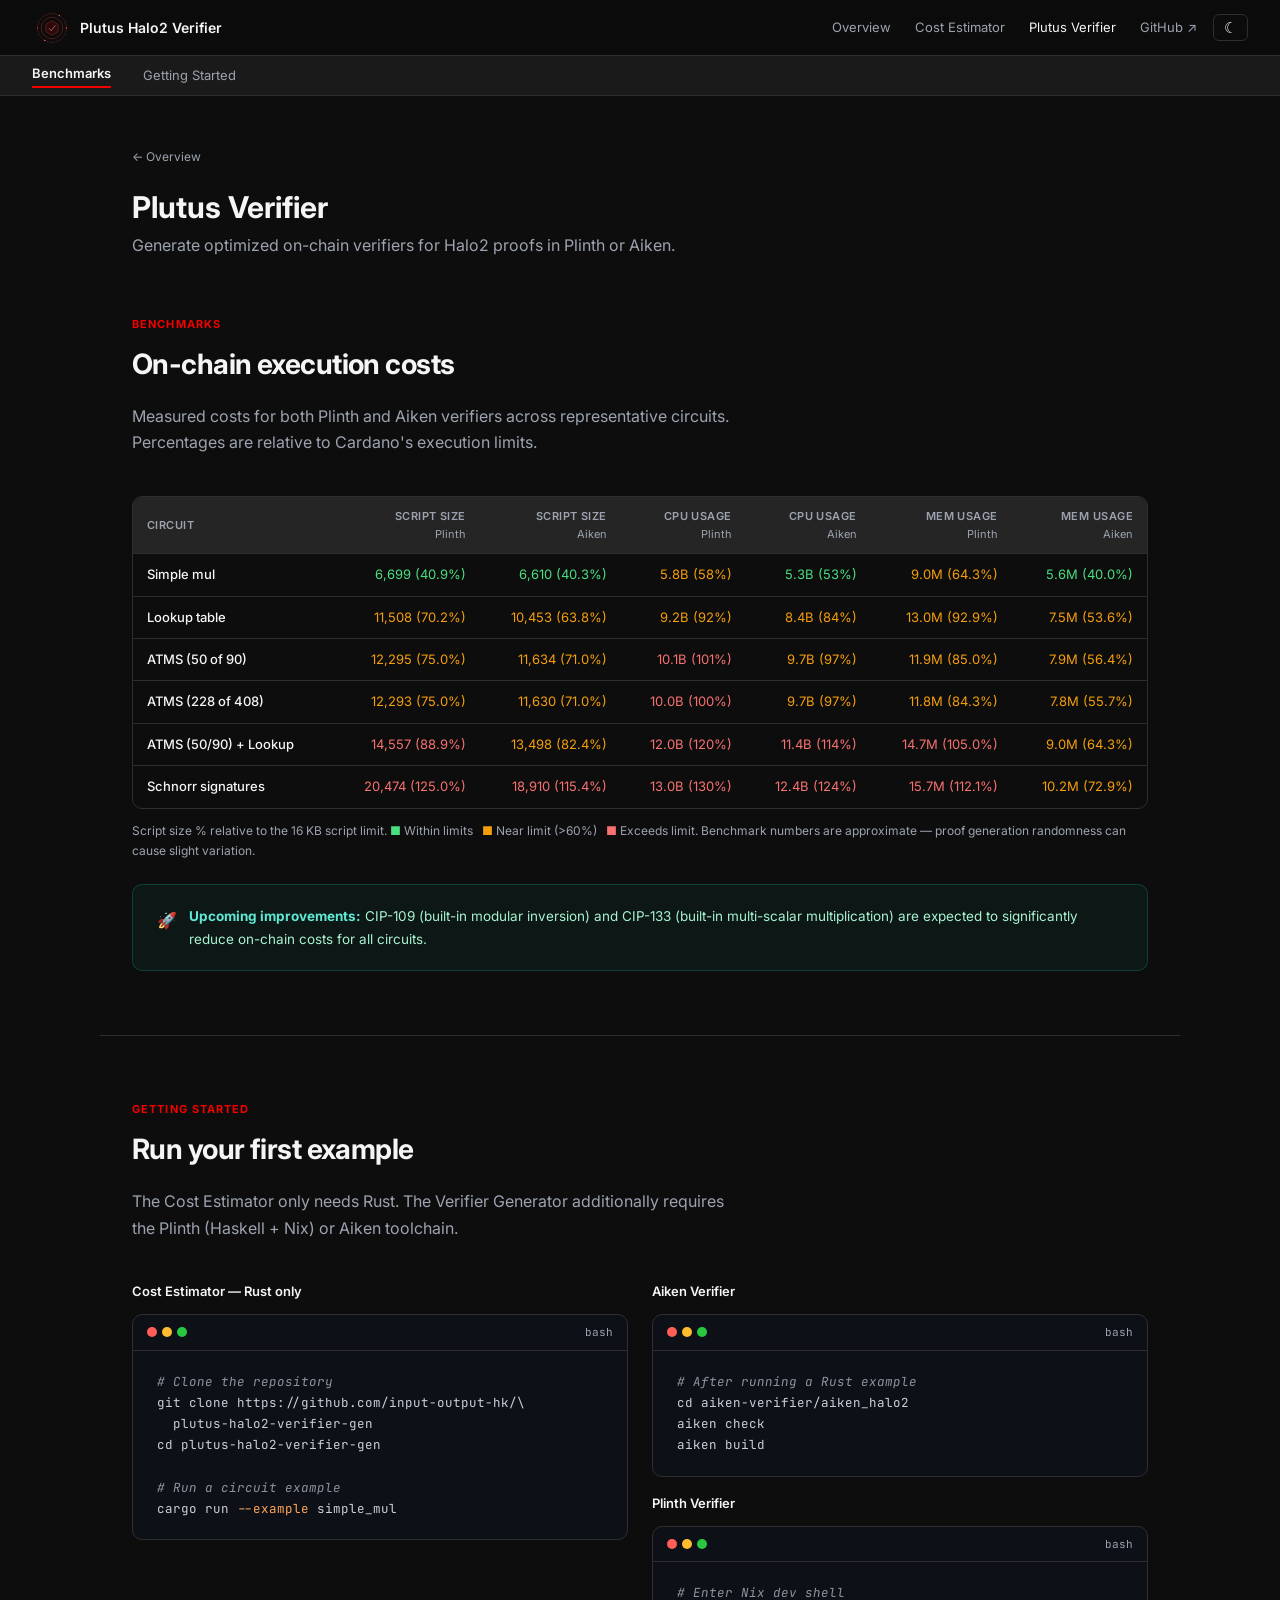
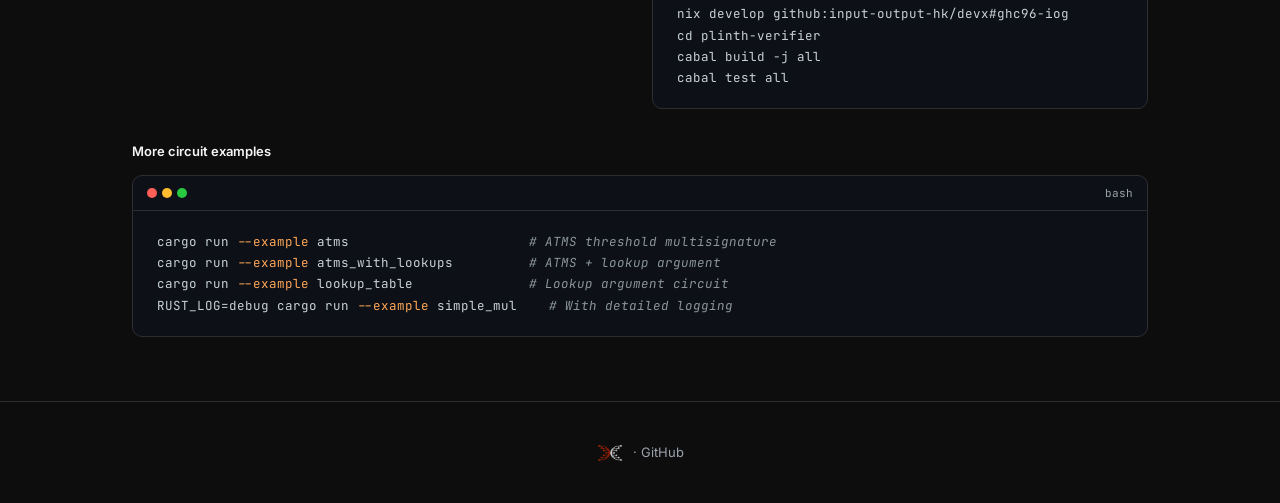
<file: docs/verifier.html>
<!DOCTYPE html>
<html lang="en">
<head>
  <script>if(localStorage.getItem("theme")==="light")document.documentElement.classList.add("light-mode");</script>
  <meta charset="UTF-8" />
  <meta name="viewport" content="width=device-width, initial-scale=1.0" />
  <title>Plutus Verifier — Plutus Halo2 Verifier</title>
  <link rel="preconnect" href="https://fonts.googleapis.com" />
  <link rel="preconnect" href="https://fonts.gstatic.com" crossorigin />
  <link href="https://fonts.googleapis.com/css2?family=Inter:wght@300;400;500;600;700&family=JetBrains+Mono:wght@400;500&display=swap" rel="stylesheet" />
  <style>
    *, *::before, *::after { box-sizing: border-box; margin: 0; padding: 0; }

    :root {
      --bg:        #0d0d0d;
      --bg2:       #1a1a1a;
      --bg3:       #252525;
      --border:    #2e2e2e;
      --accent:    #f20000;
      --accent2:   #ff4444;
      --teal:      #ff6666;
      --text:      #f5f5f5;
      --muted:     #9ca3af;
      --code-bg:   #0d1117;
      --warn:      #f59e0b;
      --radius:    10px;
    }

    html { scroll-behavior: smooth; }

    body {
      font-family: 'Inter', sans-serif;
      background: var(--bg);
      color: var(--text);
      line-height: 1.65;
      font-size: 15px;
    }

    a { color: var(--accent2); text-decoration: none; }
    a:hover { text-decoration: underline; }

    /* ── NAV ──────────────────────────────── */
    nav {
      position: sticky;
      top: 0;
      z-index: 100;
      background: rgba(13,13,13,0.92);
      backdrop-filter: blur(12px);
      border-bottom: 1px solid var(--border);
      padding: 0 2rem;
      display: flex;
      align-items: center;
      justify-content: flex-start;
      height: 56px;
    }

    .nav-brand {
      font-weight: 600;
      font-size: 14px;
      color: var(--text);
      display: flex;
      align-items: center;
      gap: 8px;
    }

    .nav-brand .dot { color: var(--accent); }

    .nav-links {
      display: flex;
      gap: 1.5rem;
      list-style: none;
    }

    .nav-links a {
      font-size: 13px;
      color: var(--muted);
      transition: color 0.15s;
    }

    .nav-links a:hover { color: var(--text); text-decoration: none; }

    /* ── HERO ─────────────────────────────── */
    .hero {
      text-align: center;
      padding: 6rem 2rem 5rem;
      position: relative;
      overflow: hidden;
    }

    .hero::before {
      content: '';
      position: absolute;
      inset: 0;
      background: radial-gradient(ellipse 80% 60% at 50% 0%, rgba(59,130,246,0.12) 0%, transparent 70%);
      pointer-events: none;
    }

    .badge {
      display: inline-block;
      background: rgba(59,130,246,0.15);
      color: var(--accent2);
      border: 1px solid rgba(59,130,246,0.3);
      border-radius: 999px;
      font-size: 11px;
      font-weight: 600;
      letter-spacing: 0.07em;
      text-transform: uppercase;
      padding: 4px 14px;
      margin-bottom: 1.5rem;
    }

    .hero h1 {
      font-size: clamp(2rem, 5vw, 3.2rem);
      font-weight: 700;
      line-height: 1.15;
      margin-bottom: 1.25rem;
      letter-spacing: -0.02em;
    }

    .hero h1 span { color: var(--accent2); }

    .hero p {
      font-size: 1.1rem;
      color: var(--muted);
      max-width: 640px;
      margin: 0 auto 2.5rem;
    }

    .hero-ctas {
      display: flex;
      gap: 1rem;
      justify-content: center;
      flex-wrap: wrap;
    }

    .btn {
      display: inline-flex;
      align-items: center;
      gap: 6px;
      padding: 10px 22px;
      border-radius: var(--radius);
      font-size: 14px;
      font-weight: 500;
      cursor: pointer;
      border: none;
      transition: opacity 0.15s, transform 0.15s;
    }

    .btn:hover { opacity: 0.88; transform: translateY(-1px); text-decoration: none; }

    .btn-primary { background: var(--accent); color: #fff; }
    .btn-secondary { background: var(--bg3); color: var(--text); border: 1px solid var(--border); }

    /* ── WARNING BANNER ───────────────────── */
    .warning-banner {
      background: rgba(245,158,11,0.08);
      border: 1px solid rgba(245,158,11,0.25);
      border-radius: var(--radius);
      padding: 1rem 1.5rem;
      margin: 0 auto 3rem;
      max-width: 860px;
      display: flex;
      gap: 0.75rem;
      align-items: flex-start;
      font-size: 13px;
      color: #fcd34d;
    }

    .warning-banner .icon { font-size: 16px; flex-shrink: 0; margin-top: 1px; }
    .warning-banner strong { display: block; margin-bottom: 2px; }

    /* ── SECTION ──────────────────────────── */
    section {
      max-width: 1080px;
      margin: 0 auto;
      padding: 4rem 2rem;
    }

    section + section { padding-top: 0; }

    .section-label {
      font-size: 11px;
      font-weight: 700;
      letter-spacing: 0.1em;
      text-transform: uppercase;
      color: var(--accent);
      margin-bottom: 0.5rem;
    }

    h2 {
      font-size: 1.75rem;
      font-weight: 700;
      letter-spacing: -0.02em;
      margin-bottom: 1rem;
    }

    .subtitle {
      color: var(--muted);
      font-size: 1rem;
      max-width: 600px;
      margin-bottom: 2.5rem;
    }

    /* ── FEATURE CARDS ────────────────────── */
    .cards {
      display: grid;
      grid-template-columns: repeat(auto-fit, minmax(280px, 1fr));
      gap: 1.25rem;
    }

    .card {
      background: var(--bg2);
      border: 1px solid var(--border);
      border-radius: var(--radius);
      padding: 1.75rem;
      transition: border-color 0.2s, transform 0.15s;
    }

    .card:hover { border-color: rgba(59,130,246,0.4); transform: translateY(-2px); }

    .card-icon {
      font-size: 1.75rem;
      margin-bottom: 1rem;
      display: block;
    }

    .card h3 {
      font-size: 1rem;
      font-weight: 600;
      margin-bottom: 0.5rem;
    }

    .card p { color: var(--muted); font-size: 13.5px; }

    /* ── WORKFLOW ─────────────────────────── */
    .workflow {
      display: flex;
      flex-wrap: wrap;
      gap: 0;
      background: var(--bg2);
      border: 1px solid var(--border);
      border-radius: var(--radius);
      overflow: hidden;
    }

    .workflow-step {
      flex: 1;
      min-width: 160px;
      padding: 1.5rem 1.25rem;
      position: relative;
      text-align: center;
    }

    .workflow-step + .workflow-step { border-left: 1px solid var(--border); }

    .step-num {
      display: inline-flex;
      align-items: center;
      justify-content: center;
      width: 28px;
      height: 28px;
      border-radius: 50%;
      background: rgba(59,130,246,0.2);
      color: var(--accent2);
      font-size: 12px;
      font-weight: 700;
      margin-bottom: 0.75rem;
    }

    .workflow-step h4 { font-size: 13px; font-weight: 600; margin-bottom: 4px; }
    .workflow-step p  { font-size: 12px; color: var(--muted); }

    /* ── BENCHMARKS ───────────────────────── */
    .table-wrap {
      overflow-x: auto;
      border-radius: var(--radius);
      border: 1px solid var(--border);
    }

    table {
      width: 100%;
      border-collapse: collapse;
      font-size: 13px;
    }

    thead { background: var(--bg3); }

    th {
      padding: 10px 14px;
      text-align: right;
      font-weight: 600;
      font-size: 11px;
      letter-spacing: 0.04em;
      text-transform: uppercase;
      color: var(--muted);
      white-space: nowrap;
    }

    th:first-child { text-align: left; }

    td {
      padding: 10px 14px;
      text-align: right;
      border-top: 1px solid var(--border);
      white-space: nowrap;
      color: var(--muted);
    }

    td:first-child { text-align: left; color: var(--text); font-weight: 500; }

    tr:hover td { background: rgba(255,255,255,0.02); }

    .over-limit { color: #f87171; }
    .near-limit { color: var(--warn); }
    .ok         { color: #4ade80; }

    .limit-bar-wrap {
      display: inline-flex;
      align-items: center;
      gap: 6px;
      min-width: 160px;
    }

    .limit-bar {
      height: 4px;
      border-radius: 2px;
      flex: 1;
      background: var(--bg3);
      overflow: hidden;
    }

    .limit-bar-fill {
      height: 100%;
      border-radius: 2px;
      transition: width 0.3s;
    }

    /* ── CODE BLOCKS ──────────────────────── */
    .code-block {
      background: var(--code-bg);
      border: 1px solid var(--border);
      border-radius: var(--radius);
      overflow-x: auto;
    }

    .code-header {
      display: flex;
      align-items: center;
      justify-content: space-between;
      padding: 8px 14px;
      border-bottom: 1px solid var(--border);
      font-size: 11px;
      color: var(--muted);
      font-family: 'JetBrains Mono', monospace;
    }

    .code-dots { display: flex; gap: 5px; }
    .code-dot { width: 10px; height: 10px; border-radius: 50%; }
    .cd-r { background: #ff5f57; }
    .cd-y { background: #febc2e; }
    .cd-g { background: #28c840; }

    pre {
      font-family: 'JetBrains Mono', monospace;
      font-size: 12.5px;
      line-height: 1.7;
      padding: 1.25rem 1.5rem;
      color: #c9d1d9;
      overflow-x: auto;
    }

    .kw   { color: #ff7b72; }
    .str  { color: #a5d6ff; }
    .cm   { color: #8b949e; font-style: italic; }
    .flag { color: #ffa657; }
    .num  { color: #ff9966; }

    /* ── CHIPS GRID ───────────────────────── */
    .chips-grid {
      display: grid;
      grid-template-columns: repeat(auto-fill, minmax(220px, 1fr));
      gap: 1rem;
    }

    .chip-card {
      background: var(--bg2);
      border: 1px solid var(--border);
      border-radius: var(--radius);
      padding: 1.25rem;
    }

    .chip-card h4 {
      font-size: 13px;
      font-weight: 600;
      display: flex;
      align-items: center;
      gap: 6px;
      margin-bottom: 0.4rem;
    }

    .chip-tag {
      font-family: 'JetBrains Mono', monospace;
      font-size: 11px;
      background: rgba(59,130,246,0.15);
      color: var(--accent2);
      border-radius: 4px;
      padding: 1px 6px;
    }

    .chip-card p { font-size: 12.5px; color: var(--muted); }

    /* ── CLI FLAGS ────────────────────────── */
    .flags-table {
      width: 100%;
      border-collapse: collapse;
      font-size: 13px;
    }

    .flags-table td { padding: 7px 10px; vertical-align: top; border-top: 1px solid var(--border); }
    .flags-table td:first-child {
      font-family: 'JetBrains Mono', monospace;
      font-size: 12px;
      color: var(--accent2);
      white-space: nowrap;
      width: 1px;
      padding-right: 20px;
    }
    .flags-table td:last-child { color: var(--muted); }

    .flags-section { margin-bottom: 1.5rem; }
    .flags-section-title {
      font-size: 11px;
      font-weight: 700;
      letter-spacing: 0.08em;
      text-transform: uppercase;
      color: var(--teal);
      padding: 8px 10px;
      background: rgba(20,184,166,0.07);
      border-top: 1px solid var(--border);
    }

    /* ── FOOTER ───────────────────────────── */
    footer {
      border-top: 1px solid var(--border);
      text-align: center;
      padding: 2.5rem 2rem;
      font-size: 13px;
      color: var(--muted);
    }

    footer a { color: var(--muted); }
    footer a:hover { color: var(--text); }

    /* ── DIVIDER ──────────────────────────── */
    .divider {
      height: 1px;
      background: var(--border);
      max-width: 1080px;
      margin: 0 auto;
    }

    /* ── TWO-COL ──────────────────────────── */
    .two-col {
      display: grid;
      grid-template-columns: 1fr 1fr;
      gap: 1.5rem;
    }

    @media (max-width: 700px) {
      .two-col { grid-template-columns: 1fr; }
      .workflow-step + .workflow-step { border-left: none; border-top: 1px solid var(--border); }
      nav .nav-links { display: none; }
    }

    /* ── FURTHER IMPROVEMENTS BOX ─────────── */
    .info-box {
      background: rgba(20,184,166,0.06);
      border: 1px solid rgba(20,184,166,0.25);
      border-radius: var(--radius);
      padding: 1.25rem 1.5rem;
      font-size: 13.5px;
      color: #5eead4;
      display: flex;
      gap: 0.75rem;
      align-items: flex-start;
    }

    .info-box .icon { font-size: 16px; flex-shrink: 0; margin-top: 2px; }
    .info-box p { margin: 0; color: #a7f3d0; }
    .info-box strong { color: #5eead4; }

    /* ── SUBNAV ───────────────────────────── */
    .subnav {
      background: var(--bg2);
      border-bottom: 1px solid var(--border);
      padding: 0 2rem;
      display: flex; gap: 2rem;
      height: 40px; align-items: center;
      position: sticky; top: 56px; z-index: 99;
    }
    .subnav a { font-size: 13px; color: var(--muted); transition: color 0.15s; }
    .subnav a:hover { color: var(--text); text-decoration: none; }
    .subnav a.active { color: var(--text); font-weight: 600; border-bottom: 2px solid var(--accent); padding-bottom: 2px; }

    /* ── BACK LINK ────────────────────────── */
    .back-link {
      font-size: 12px;
      color: var(--muted);
      display: inline-flex;
      align-items: center;
      gap: 4px;
      margin-bottom: 1rem;
    }
    .back-link:hover { color: var(--text); text-decoration: none; }

    /* ── LIGHT MODE ─────────────────────── */
    html.light-mode {
      --bg:      #f8f8f8;
      --bg2:     #ffffff;
      --bg3:     #f0f0f0;
      --border:  #d8d8d8;
      --accent:  #d10000;
      --accent2: #b00000;
      --teal:    #cc3333;
      --text:    #111111;
      --muted:   #5a5a5a;
      --code-bg: #f0f0f0;
      --warn:    #b45309;
    }
    html.light-mode nav { background: rgba(248,248,248,0.95) !important; border-bottom-color: var(--border); }
    html.light-mode .subnav { background: var(--bg2); border-bottom-color: var(--border); }
    html.light-mode .formula-card pre,
    html.light-mode pre,
    html.light-mode .code-block { color: #2a2a2a; }
    html.light-mode .fkw, html.light-mode .kw   { color: #cc0000; }
    html.light-mode .fnum, html.light-mode .num  { color: #994400; }
    html.light-mode .fcm, html.light-mode .cm    { color: #666666; }
    html.light-mode .logo-dark  { display: none; }
    html.light-mode .logo-light { display: inline !important; }
  </style>
  <link rel="stylesheet" href="shared.css" />
</head>
<body>

<nav>
  <a class="nav-brand" href="index.html">
    <img src="assets/halo2-verifier-icon-no-text.svg" height="40" alt="Halo2 Verifier" style="display:block;" />
    Plutus Halo2 Verifier
  </a>
  <ul class="nav-links">
    <li><a href="index.html">Overview</a></li>
    <li><a href="cost-estimator.html">Cost Estimator</a></li>
    <li><a href="verifier.html" style="color:var(--text)">Plutus Verifier</a></li>
    <li><a href="https://github.com/input-output-hk/plutus-halo2-verifier-gen">GitHub &#8599;</a></li>
  </ul>
  <button id="theme-toggle" aria-label="Toggle theme">&#9790;</button>
</nav>

<div class="subnav">
  <a href="#benchmarks" class="active">Benchmarks</a>
  <a href="#getting-started">Getting Started</a>
</div>

<div class="page-header" style="max-width:1080px;margin:0 auto;padding:3rem 2rem 1rem;">
  <a class="back-link" href="index.html">&#8592; Overview</a>
  <h1>Plutus Verifier</h1>
  <p class="subtitle" style="color:var(--muted);font-size:1rem;max-width:600px;">
    Generate optimized on-chain verifiers for Halo2 proofs in Plinth or Aiken.
  </p>
</div>

<div id="benchmarks" style="max-width:1080px;margin:0 auto;padding:0 2rem 4rem;">
  <div class="section-label">Benchmarks</div>
  <h2>On-chain execution costs</h2>
  <p class="subtitle">
    Measured costs for both Plinth and Aiken verifiers across representative circuits.
    Percentages are relative to Cardano's execution limits.
  </p>

  <div class="table-wrap">
    <table>
      <thead>
        <tr>
          <th>Circuit</th>
          <th>Script size<br /><span style="font-weight:400;color:var(--muted);text-transform:none;letter-spacing:0">Plinth</span></th>
          <th>Script size<br /><span style="font-weight:400;color:var(--muted);text-transform:none;letter-spacing:0">Aiken</span></th>
          <th>CPU usage<br /><span style="font-weight:400;color:var(--muted);text-transform:none;letter-spacing:0">Plinth</span></th>
          <th>CPU usage<br /><span style="font-weight:400;color:var(--muted);text-transform:none;letter-spacing:0">Aiken</span></th>
          <th>Mem usage<br /><span style="font-weight:400;color:var(--muted);text-transform:none;letter-spacing:0">Plinth</span></th>
          <th>Mem usage<br /><span style="font-weight:400;color:var(--muted);text-transform:none;letter-spacing:0">Aiken</span></th>
        </tr>
      </thead>
      <tbody>
        <tr>
          <td>Simple mul</td>
          <td class="ok">6,699 (40.9%)</td>
          <td class="ok">6,610 (40.3%)</td>
          <td class="near-limit">5.8B (58%)</td>
          <td class="ok">5.3B (53%)</td>
          <td class="near-limit">9.0M (64.3%)</td>
          <td class="ok">5.6M (40.0%)</td>
        </tr>
        <tr>
          <td>Lookup table</td>
          <td class="near-limit">11,508 (70.2%)</td>
          <td class="near-limit">10,453 (63.8%)</td>
          <td class="near-limit">9.2B (92%)</td>
          <td class="near-limit">8.4B (84%)</td>
          <td class="near-limit">13.0M (92.9%)</td>
          <td class="near-limit">7.5M (53.6%)</td>
        </tr>
        <tr>
          <td>ATMS (50 of 90)</td>
          <td class="near-limit">12,295 (75.0%)</td>
          <td class="near-limit">11,634 (71.0%)</td>
          <td class="over-limit">10.1B (101%)</td>
          <td class="near-limit">9.7B (97%)</td>
          <td class="near-limit">11.9M (85.0%)</td>
          <td class="near-limit">7.9M (56.4%)</td>
        </tr>
        <tr>
          <td>ATMS (228 of 408)</td>
          <td class="near-limit">12,293 (75.0%)</td>
          <td class="near-limit">11,630 (71.0%)</td>
          <td class="over-limit">10.0B (100%)</td>
          <td class="near-limit">9.7B (97%)</td>
          <td class="near-limit">11.8M (84.3%)</td>
          <td class="near-limit">7.8M (55.7%)</td>
        </tr>
        <tr>
          <td>ATMS (50/90) + Lookup</td>
          <td class="over-limit">14,557 (88.9%)</td>
          <td class="near-limit">13,498 (82.4%)</td>
          <td class="over-limit">12.0B (120%)</td>
          <td class="over-limit">11.4B (114%)</td>
          <td class="over-limit">14.7M (105.0%)</td>
          <td class="near-limit">9.0M (64.3%)</td>
        </tr>
        <tr>
          <td>Schnorr signatures</td>
          <td class="over-limit">20,474 (125.0%)</td>
          <td class="over-limit">18,910 (115.4%)</td>
          <td class="over-limit">13.0B (130%)</td>
          <td class="over-limit">12.4B (124%)</td>
          <td class="over-limit">15.7M (112.1%)</td>
          <td class="near-limit">10.2M (72.9%)</td>
        </tr>
      </tbody>
    </table>
  </div>

  <p style="font-size: 12px; color: var(--muted); margin-top: 0.75rem;">
    Script size % relative to the 16 KB script limit.
    <span class="ok">&#9632;</span> Within limits &nbsp;
    <span class="near-limit">&#9632;</span> Near limit (&gt;60%) &nbsp;
    <span class="over-limit">&#9632;</span> Exceeds limit.
    Benchmark numbers are approximate — proof generation randomness can cause slight variation.
  </p>

  <div class="info-box" style="margin-top: 1.5rem;">
    <span class="icon">🚀</span>
    <p>
      <strong>Upcoming improvements:</strong> CIP-109 (built-in modular inversion) and CIP-133
      (built-in multi-scalar multiplication) are expected to significantly reduce on-chain costs
      for all circuits.
    </p>
  </div>
</div>

<div class="divider"></div>

<div id="getting-started" style="max-width:1080px;margin:0 auto;padding:4rem 2rem;">
  <div class="section-label">Getting Started</div>
  <h2>Run your first example</h2>
  <p class="subtitle">
    The Cost Estimator only needs Rust. The Verifier Generator additionally requires the
    Plinth (Haskell + Nix) or Aiken toolchain.
  </p>

  <div class="two-col">
    <div>
      <p style="font-size:13px;font-weight:600;margin-bottom:0.75rem;color:var(--text);">Cost Estimator — Rust only</p>
      <div class="code-block">
        <div class="code-header">
          <div class="code-dots">
            <div class="code-dot cd-r"></div>
            <div class="code-dot cd-y"></div>
            <div class="code-dot cd-g"></div>
          </div>
          <span>bash</span>
        </div>
        <pre><span class="cm"># Clone the repository</span>
git clone https://github.com/input-output-hk/\
  plutus-halo2-verifier-gen
cd plutus-halo2-verifier-gen

<span class="cm"># Run a circuit example</span>
cargo run <span class="flag">--example</span> simple_mul</pre>
      </div>
    </div>

    <div>
      <p style="font-size:13px;font-weight:600;margin-bottom:0.75rem;color:var(--text);">Aiken Verifier</p>
      <div class="code-block" style="margin-bottom: 1rem;">
        <div class="code-header">
          <div class="code-dots">
            <div class="code-dot cd-r"></div>
            <div class="code-dot cd-y"></div>
            <div class="code-dot cd-g"></div>
          </div>
          <span>bash</span>
        </div>
        <pre><span class="cm"># After running a Rust example</span>
cd aiken-verifier/aiken_halo2
aiken check
aiken build</pre>
      </div>

      <p style="font-size:13px;font-weight:600;margin-bottom:0.75rem;color:var(--text);">Plinth Verifier</p>
      <div class="code-block">
        <div class="code-header">
          <div class="code-dots">
            <div class="code-dot cd-r"></div>
            <div class="code-dot cd-y"></div>
            <div class="code-dot cd-g"></div>
          </div>
          <span>bash</span>
        </div>
        <pre><span class="cm"># Enter Nix dev shell</span>
nix develop github:input-output-hk/devx#ghc96-iog
cd plinth-verifier
cabal build -j all
cabal test all</pre>
      </div>
    </div>
  </div>

  <div style="margin-top: 2rem;">
    <p style="font-size:13px;font-weight:600;margin-bottom:0.75rem;color:var(--text);">More circuit examples</p>
    <div class="code-block">
      <div class="code-header">
        <div class="code-dots">
          <div class="code-dot cd-r"></div>
          <div class="code-dot cd-y"></div>
          <div class="code-dot cd-g"></div>
        </div>
        <span>bash</span>
      </div>
      
<pre style="display: flex; flex-direction: column;">
  <div style="display: flex;">
    <span style="min-width: 340px;">cargo run <span class="flag">--example</span> atms</span>
    <span class="cm" style="padding-left: 2rem;"># ATMS threshold multisignature</span>
  </div>
  <div style="display: flex;">
    <span style="min-width: 340px;">cargo run <span class="flag">--example</span> atms_with_lookups</span>
    <span class="cm" style="padding-left: 2rem;"># ATMS + lookup argument</span>
  </div>
  <div style="display: flex;">
    <span style="min-width: 340px;">cargo run <span class="flag">--example</span> lookup_table</span>
    <span class="cm" style="padding-left: 2rem;"># Lookup argument circuit</span>
  </div>
  <div style="display: flex;">
    <span style="min-width: 340px;">RUST_LOG=debug cargo run <span class="flag">--example</span> simple_mul</span>
    <span class="cm" style="padding-left: 2rem;"># With detailed logging</span>
  </div>
</pre>
    </div>
  </div>
</div>




<footer>
  <p>
    <a href="https://iohk.io"><img src="assets/iog-mark.png" alt="Input Output Global" style="height:20px;vertical-align:middle;margin-right:4px;" class="logo-dark" /><img src="assets/iog-mark-light.png" alt="Input Output Global" style="height:20px;vertical-align:middle;margin-right:4px;display:none;" class="logo-light" /></a> ·
    <a href="https://github.com/input-output-hk/plutus-halo2-verifier-gen">GitHub</a>
  </p>
</footer>

<script>
(function(){
  function upd(b){
    var l=document.documentElement.classList.contains('light-mode');
    b.innerHTML=l?'&#9728;':'&#9790;';
    b.title=l?'Switch to dark mode':'Switch to light mode';
  }
  document.addEventListener('DOMContentLoaded',function(){
    var b=document.getElementById('theme-toggle');
    if(b){upd(b);b.addEventListener('click',function(){
      document.documentElement.classList.toggle('light-mode');
      localStorage.setItem('theme',document.documentElement.classList.contains('light-mode')?'light':'dark');
      upd(b);
    });}
  });
})();
</script>
</body>
</html>
</file>
<file: docs/shared.css>
/* ── PROSE TEXT BOXES ─────────────────────────────────────────────
   Single source of truth for prose container widths and justification.
   Linked from every page; file-specific <style> blocks keep colours,
   margins, and font-sizes but must not redeclare max-width / text-align
   for these selectors.
──────────────────────────────────────────────────────────────────── */
.page-header p   { max-width: 760px; text-align: justify; }
.section-desc    { max-width: 900px; text-align: justify; }
.subsection-desc { max-width: 900px; text-align: justify; }
.note-box        { text-align: justify; }
.prop-table td:last-child { text-align: justify; }

/* ── THEME TOGGLE BUTTON ─────────────────────────────────────────── */
.nav-links { margin-left: auto; }

#theme-toggle {
  background: none;
  border: 1px solid var(--border);
  color: var(--text);
  border-radius: 6px;
  padding: 5px 10px;
  cursor: pointer;
  font-size: 15px;
  line-height: 1;
  transition: border-color 0.15s, color 0.15s;
  flex-shrink: 0;
  margin-left: 1rem;
}
#theme-toggle:hover { border-color: var(--accent); color: var(--accent); }

/* ── LIGHT MODE VARIABLES ────────────────────────────────────────── */
html.light-mode {
  --bg:      #f8f8f8;
  --bg2:     #ffffff;
  --bg3:     #f0f0f0;
  --border:  #d8d8d8;
  --accent:  #d10000;
  --accent2: #b00000;
  --teal:    #cc3333;
  --text:    #111111;
  --muted:   #5a5a5a;
  --code-bg: #f0f0f0;
  --warn:    #b45309;
}

/* ── LIGHT MODE STRUCTURAL OVERRIDES ────────────────────────────── */
html.light-mode body { background: var(--bg); color: var(--text); }

html.light-mode nav {
  background: rgba(248,248,248,0.95) !important;
  border-bottom-color: var(--border);
}
html.light-mode .subnav { background: var(--bg2); border-bottom-color: var(--border); }

html.light-mode .formula-card pre,
html.light-mode pre,
html.light-mode .code-block { color: #2a2a2a; }

html.light-mode .fkw,
html.light-mode .kw  { color: #cc0000; }
html.light-mode .fnum,
html.light-mode .num { color: #994400; }
html.light-mode .fcm,
html.light-mode .cm  { color: #666666; }
</file>
